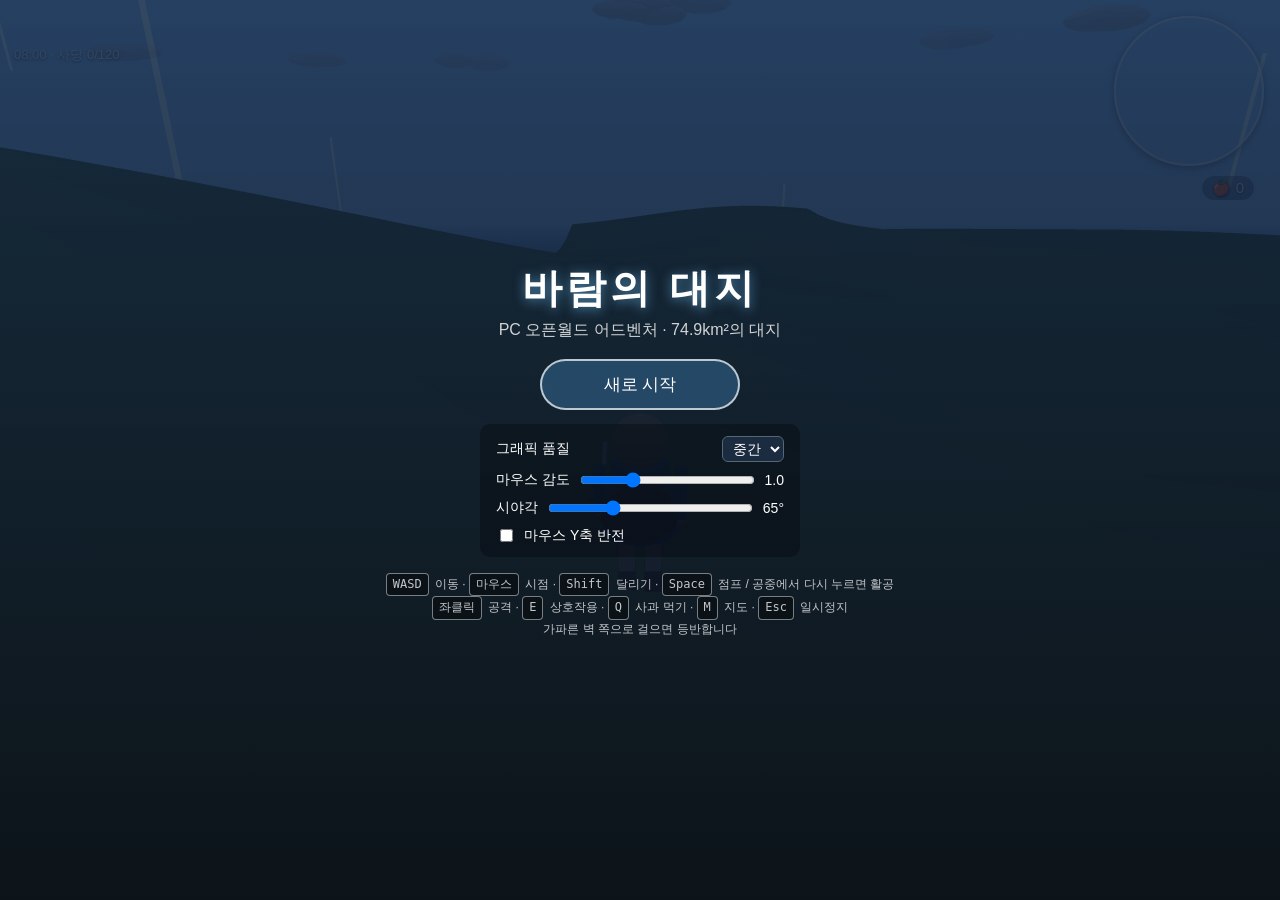
<file: index.html>
<!doctype html>
<html lang="ko">
<head>
<meta charset="utf-8">
<meta name="viewport" content="width=device-width, initial-scale=1">
<meta name="theme-color" content="#1b2a3a">
<title>바람의 대지</title>
<link rel="manifest" href="manifest.json">
<link rel="icon" href="icon.svg" type="image/svg+xml">
<link rel="stylesheet" href="style.css">
</head>
<body>
<canvas id="game"></canvas>

<div id="hud">
  <canvas id="hearts" width="400" height="64"></canvas>
  <div id="info"><span id="clock">08:00</span> · <span id="shrineCount">사당 0/120</span><br><span id="coords"></span></div>
  <canvas id="minimap" width="300" height="300"></canvas>
  <svg id="stamina" width="56" height="56" viewBox="0 0 56 56">
    <circle cx="28" cy="28" r="20" class="ring-bg"/>
    <circle cx="28" cy="28" r="20" class="ring" id="staminaRing"/>
  </svg>
  <div id="toast"></div>
  <div id="prompt"></div>
  <div id="apples">🍎 <span id="appleCount">0</span></div>
  <div id="keyhint" class="hidden">
    <span><kbd>WASD</kbd> 이동</span><span><kbd>마우스</kbd> 시점</span><span><kbd>휠</kbd> 카메라 거리</span>
    <span><kbd>Shift</kbd> 달리기</span><span><kbd>Space</kbd> 점프 · 활공 · 등반 도약</span><span><kbd>좌클릭</kbd> 공격 · 등반 중 손 놓기</span>
    <span><kbd>E</kbd> 상호작용</span><span><kbd>Q</kbd> 사과 먹기</span><span><kbd>M</kbd> 지도</span><span><kbd>Esc</kbd> 메뉴</span>
  </div>
</div>




<div id="mapView" class="overlay hidden">
  <div class="mapWrap">
    <canvas id="bigmap" width="800" height="800"></canvas>
    <div class="mapSide">
      <button id="btnZoomIn" class="small">＋</button>
      <button id="btnZoomOut" class="small">－</button>
      <button id="btnMapMe" class="small">내 위치</button>
      <button id="btnMapClose" class="small">닫기</button>
    </div>
  </div>
  <div id="mapSel" class="hidden"><span id="mapSelText"></span> <button id="btnTravel" class="small">빠른 이동</button></div>
  <div class="legend">
    <span><i style="background:#ffa53a"></i>미정화 사당</span>
    <span><i style="background:#4fd2ff"></i>정화된 사당</span>
    <span><i style="background:#c9a0ff"></i>활성화된 탑</span>
    <span>드래그: 이동 · 휠: 확대/축소 · 마커 클릭: 선택 · M/Esc: 닫기</span>
  </div>
</div>

<div id="reward" class="overlay hidden">
  <div class="panel">
    <h2>빛의 구슬 4개를 바쳤다</h2>
    <p>무엇을 원하는가?</p>
    <button id="btnRewardHeart" class="menu">❤️ 하트 그릇 +1</button>
    <button id="btnRewardStamina" class="menu">🟢 기력의 그릇 +20%</button>
  </div>
</div>

<div id="pause" class="overlay hidden">
  <div class="panel">
    <h1>일시정지</h1>
    <button id="btnResume" class="menu">계속하기</button>
    <div id="pauseSettings"></div>
    <button id="btnSaveQuit" class="menu">저장하고 타이틀로</button>
  </div>
</div>

<div id="loading" class="overlay hidden"><div class="panel"><h2>지형 불러오는 중...</h2></div></div>

<div id="title" class="overlay">
  <div class="panel">
    <h1>바람의 대지</h1>
    <p class="sub">PC 오픈월드 어드벤처 · 74.9km²의 대지</p>
    <button id="btnContinue" class="menu hidden">이어하기</button>
    <button id="btnNew" class="menu">새로 시작</button>
    <div id="settingsPanel" class="settings">
      <label>그래픽 품질
        <select id="setQuality"><option value="low">낮음</option><option value="medium">중간</option><option value="high">높음</option></select></label>
      <label>마우스 감도 <input id="setSens" type="range" min="0.2" max="3" step="0.1"> <span id="sensVal"></span></label>
      <label>시야각 <input id="setFov" type="range" min="50" max="100" step="1"> <span id="fovVal"></span></label>
      <label><input id="setInvert" type="checkbox"> 마우스 Y축 반전</label>
    </div>
    <div class="help">
      <kbd>WASD</kbd> 이동 · <kbd>마우스</kbd> 시점 · <kbd>Shift</kbd> 달리기 · <kbd>Space</kbd> 점프 / 공중에서 다시 누르면 활공<br>
      <kbd>좌클릭</kbd> 공격 · <kbd>E</kbd> 상호작용 · <kbd>Q</kbd> 사과 먹기 · <kbd>M</kbd> 지도 · <kbd>Esc</kbd> 일시정지<br>
      가파른 벽 쪽으로 걸으면 등반합니다
    </div>
  </div>
</div>

<div id="gameover" class="overlay hidden">
  <div class="panel">
    <h1>쓰러졌다...</h1>
    <button id="btnRetry" class="menu">다시 일어나기</button>
  </div>
</div>


<script type="module" src="game.js"></script>
</body>
</html>
</file>
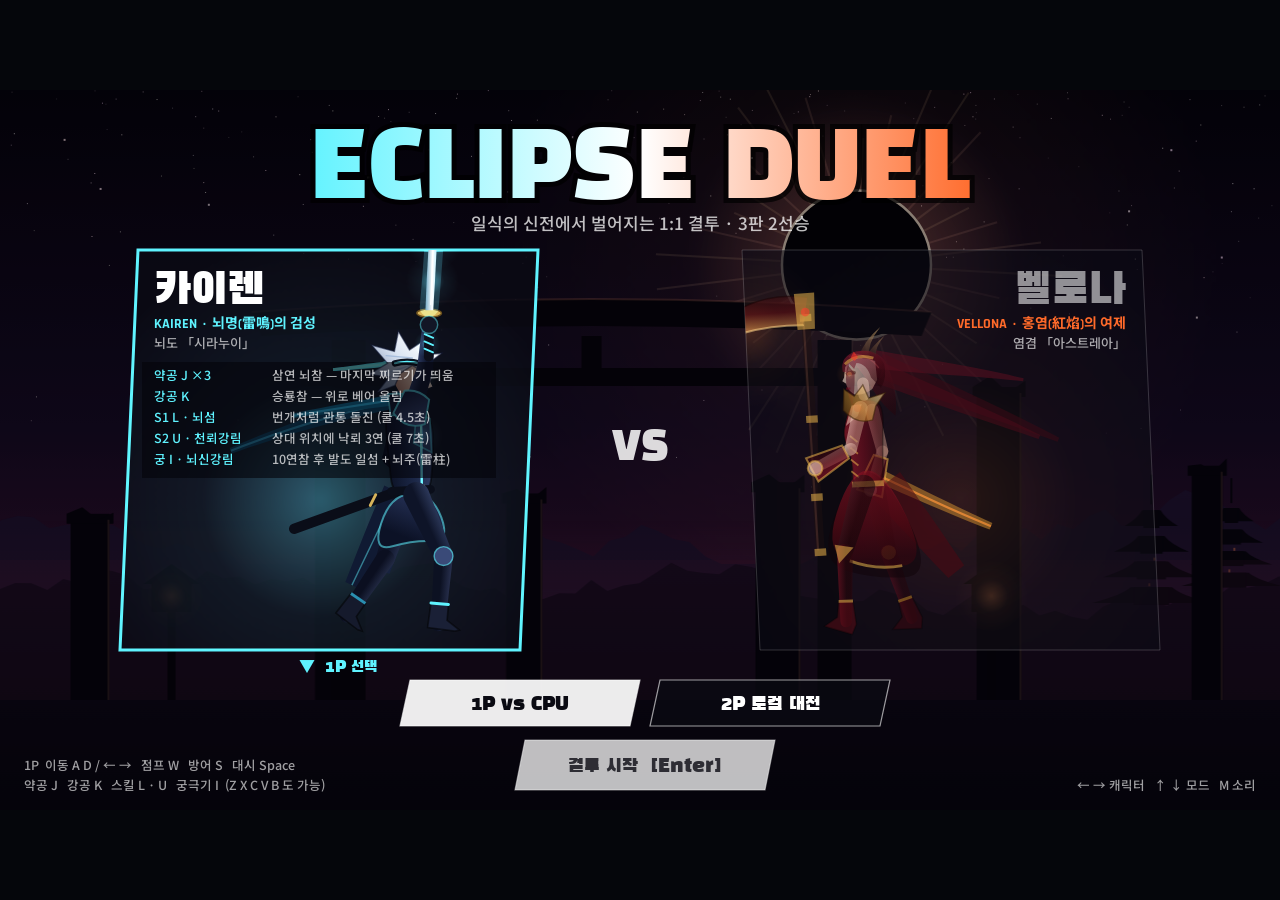
<file: duel/index.html>
<!doctype html>
<html lang="ko">
<head>
<meta charset="utf-8">
<meta name="viewport" content="width=device-width,initial-scale=1,viewport-fit=cover">
<title>Eclipse Duel</title>
<link rel="preconnect" href="https://fonts.googleapis.com">
<link rel="preconnect" href="https://fonts.gstatic.com" crossorigin>
<link href="https://fonts.googleapis.com/css2?family=Black+Han+Sans&family=Noto+Sans+KR:wght@500;700;900&family=Rajdhani:wght@600;700&display=swap" rel="stylesheet">
<style>
/* Layout: one letterboxed 16:9 canvas; touch pad overlays the bottom edge on phones. Single dark look by design. */
:root{
  --bg:#05060b; --ink:#e8edf7; --cyan:#5ff3ff; --crimson:#ff4a36; --pad:rgba(255,255,255,.10); --pad-line:rgba(255,255,255,.28);
  --f-display:"Black Han Sans","Noto Sans KR",system-ui,sans-serif;
  --f-body:"Noto Sans KR",system-ui,sans-serif;
  color-scheme:dark;
}
html,body{height:100%;margin:0;background:var(--bg);color:var(--ink);overflow:hidden;font-family:var(--f-body);
  touch-action:none;user-select:none;-webkit-user-select:none;-webkit-tap-highlight-color:transparent}
#wrap{position:fixed;inset:0;display:flex;align-items:center;justify-content:center;background:var(--bg)}
#c{display:block;width:min(100vw,177.78vh);height:min(56.25vw,100vh);background:#000;outline:none}
#touch{position:fixed;left:0;right:0;bottom:0;display:none;justify-content:space-between;align-items:flex-end;
  padding:0 16px calc(10px + env(safe-area-inset-bottom,0px));pointer-events:none}
#touch.on{display:flex}
.pad{display:grid;gap:8px;pointer-events:auto}
.dpad{grid-template-columns:repeat(3,54px);grid-template-rows:repeat(2,54px)}
.acts{grid-template-columns:repeat(3,58px);grid-template-rows:repeat(2,58px)}
.pad button{font:700 15px/1 var(--f-body);color:var(--ink);background:var(--pad);border:1px solid var(--pad-line);
  border-radius:50%;padding:0;backdrop-filter:blur(2px);touch-action:none}
.pad button:active,.pad button.down{background:rgba(255,255,255,.28)}
.pad .ult{border-color:var(--crimson);color:#ffd9cf}
.dpad .up{grid-column:2;grid-row:1}.dpad .lf{grid-column:1;grid-row:2}.dpad .dn{grid-column:2;grid-row:2}.dpad .rt{grid-column:3;grid-row:2}
@media (prefers-reduced-motion: reduce){ .pad button{transition:none} }
</style>
</head>
<body>
<div id="wrap"><canvas id="c" tabindex="0" aria-label="Eclipse Duel 게임 화면"></canvas></div>
<div id="touch" aria-hidden="true">
  <div class="pad dpad">
    <button class="up" data-k="KeyW">▲</button><button class="lf" data-k="KeyA">◀</button>
    <button class="dn" data-k="KeyS">방어</button><button class="rt" data-k="KeyD">▶</button>
  </div>
  <div class="pad acts">
    <button data-k="KeyL">S1</button><button data-k="KeyU">S2</button><button class="ult" data-k="KeyI">궁</button>
    <button data-k="KeyJ">약</button><button data-k="KeyK">강</button><button data-k="Space">대시</button>
  </div>
</div>
<script>
'use strict';
/* =========================================================================
   ECLIPSE DUEL — 1:1 대전 액션 (Canvas 2D, 외부 에셋 없음)
   ========================================================================= */
const cvs = document.getElementById('c'), ctx = cvs.getContext('2d');
const W = 1280, H = 720, GS = 610;           // logical screen, ground line on screen
const STAGE = 1050, GRAV = 2700, TAU = Math.PI * 2;
const FD = '"Black Han Sans","Noto Sans KR",sans-serif', FB = '"Noto Sans KR",sans-serif', FN = '"Rajdhani","Noto Sans KR",sans-serif';
let K = 1;
function resize() {
  const r = cvs.getBoundingClientRect(), d = Math.min(2, window.devicePixelRatio || 1);
  cvs.width = Math.max(320, Math.round(r.width * d)); cvs.height = Math.max(180, Math.round(r.height * d));
  K = cvs.width / W;
}
addEventListener('resize', resize); resize();

/* ---------- math ---------- */
const lerp = (a, b, t) => a + (b - a) * t, clamp = (v, a, b) => v < a ? a : v > b ? b : v;
const rand = (a, b) => a + Math.random() * (b - a), pick = a => a[(Math.random() * a.length) | 0];
const ease = { out: t => 1 - (1 - t) ** 3, io: t => t < .5 ? 4 * t * t * t : 1 - (-2 * t + 2) ** 3 / 2, back: t => { const c = 1.9; return 1 + (c + 1) * (t - 1) ** 3 + c * (t - 1) ** 2; } };
const dirv = a => ({ x: Math.sin(a), y: Math.cos(a) });
const add = (p, v, s = 1) => ({ x: p.x + v.x * s, y: p.y + v.y * s });
const mix = (a, b, t) => ({ x: lerp(a.x, b.x, t), y: lerp(a.y, b.y, t) });
const rgba = (c, a) => `rgba(${c[0]},${c[1]},${c[2]},${a})`;
function mulberry(s) { return () => { s |= 0; s = s + 0x6D2B79F5 | 0; let t = Math.imul(s ^ s >>> 15, 1 | s); t = t + Math.imul(t ^ t >>> 7, 61 | t) ^ t; return ((t ^ t >>> 14) >>> 0) / 4294967296; }; }
const C = { cy: [95, 235, 255], wh: [235, 250, 255], bl: [60, 140, 255], or: [255, 128, 36], ye: [255, 214, 110], rd: [255, 52, 38], gd: [255, 200, 90], vi: [190, 120, 255] };

/* ---------- glow sprites ---------- */
const glowCache = {};
function glowSpr(c) {
  const k = c.join(); if (glowCache[k]) return glowCache[k];
  const s = 128, cv = document.createElement('canvas'); cv.width = cv.height = s;
  const g = cv.getContext('2d'), gr = g.createRadialGradient(s / 2, s / 2, 0, s / 2, s / 2, s / 2);
  gr.addColorStop(0, rgba(c, 1)); gr.addColorStop(.18, rgba(c, .65)); gr.addColorStop(.45, rgba(c, .18)); gr.addColorStop(1, rgba(c, 0));
  g.fillStyle = gr; g.fillRect(0, 0, s, s); return glowCache[k] = cv;
}
function glow(c, col, x, y, r, a) { if (a <= 0 || r <= 0) return; const pa = c.globalAlpha; c.globalAlpha = pa * Math.min(1, a); c.drawImage(glowSpr(col), x - r, y - r, r * 2, r * 2); c.globalAlpha = pa; }

/* ---------- audio (synth) ---------- */
let AC = null, master = null, nbuf = null, muted = false;
function audioInit() {
  if (AC) { if (AC.state === 'suspended') AC.resume(); return; }
  try {
    AC = new (window.AudioContext || window.webkitAudioContext)();
    master = AC.createGain(); master.gain.value = .45; master.connect(AC.destination);
    nbuf = AC.createBuffer(1, AC.sampleRate * 1.5, AC.sampleRate);
    const d = nbuf.getChannelData(0); for (let i = 0; i < d.length; i++) d[i] = Math.random() * 2 - 1;
  } catch (e) { AC = null; }
}
function noise(dur, type, f0, f1, gain, q = 1, delay = 0) {
  if (!AC || muted) return; const t = AC.currentTime + delay;
  const s = AC.createBufferSource(); s.buffer = nbuf; const fl = AC.createBiquadFilter(); fl.type = type; fl.Q.value = q;
  fl.frequency.setValueAtTime(f0, t); fl.frequency.exponentialRampToValueAtTime(Math.max(20, f1), t + dur);
  const g = AC.createGain(); g.gain.setValueAtTime(gain, t); g.gain.exponentialRampToValueAtTime(.001, t + dur);
  s.connect(fl); fl.connect(g); g.connect(master); s.start(t, Math.random()); s.stop(t + dur + .05);
}
function tone(f0, f1, dur, type, gain, delay = 0) {
  if (!AC || muted) return; const t = AC.currentTime + delay;
  const o = AC.createOscillator(); o.type = type; o.frequency.setValueAtTime(f0, t); o.frequency.exponentialRampToValueAtTime(Math.max(20, f1), t + dur);
  const g = AC.createGain(); g.gain.setValueAtTime(.0001, t); g.gain.exponentialRampToValueAtTime(gain, t + .01); g.gain.exponentialRampToValueAtTime(.0001, t + dur);
  o.connect(g); g.connect(master); o.start(t); o.stop(t + dur + .05);
}
const SFX = {
  swing() { noise(.16, 'bandpass', 2600, 500, .32, 1.4); },
  heavy() { noise(.28, 'bandpass', 1400, 260, .4, 1.1); },
  hit() { tone(170, 55, .16, 'sine', .55); noise(.07, 'highpass', 2500, 1500, .35); },
  big() { tone(120, 38, .32, 'sine', .7); noise(.22, 'lowpass', 3000, 300, .5); },
  block() { tone(1300, 900, .07, 'square', .08); noise(.06, 'highpass', 4000, 3000, .3); },
  thunder() { noise(.08, 'highpass', 5000, 3000, .5); noise(.7, 'lowpass', 2600, 120, .55, .7, .02); tone(80, 35, .5, 'sawtooth', .12); },
  zap() { noise(.12, 'highpass', 6000, 2000, .35); tone(1800, 300, .12, 'square', .05); },
  fire() { noise(.5, 'lowpass', 1400, 220, .45, .8); },
  boom() { tone(95, 28, .8, 'sine', .8); noise(1, 'lowpass', 1800, 60, .75, .6); },
  click() { tone(2400, 2300, .04, 'square', .12); noise(.03, 'highpass', 7000, 6000, .3); },
  ult() { tone(180, 900, .5, 'sawtooth', .08); tone(270, 1350, .5, 'sawtooth', .06); noise(.9, 'bandpass', 300, 5000, .25, .8); },
  ko() { tone(220, 40, 1.2, 'sawtooth', .18); noise(1.4, 'lowpass', 1500, 60, .6); },
  dash() { noise(.14, 'bandpass', 900, 3200, .25, 1.2); },
  ui() { tone(880, 1320, .07, 'triangle', .12); },
};
const sfx = n => { try { SFX[n] && SFX[n](); } catch (e) { } };

/* ---------- input ---------- */
const keys = {}, pressed = {};
const BLOCK = new Set(['Space', 'ArrowUp', 'ArrowDown', 'ArrowLeft', 'ArrowRight', 'Slash', 'Quote', 'Semicolon']);
addEventListener('keydown', e => { if (BLOCK.has(e.code)) e.preventDefault(); if (!keys[e.code]) pressed[e.code] = true; keys[e.code] = true; audioInit(); });
addEventListener('keyup', e => { keys[e.code] = false; });
addEventListener('blur', () => { for (const k in keys) keys[k] = false; });
const MAP_P1 = { left: ['KeyA'], right: ['KeyD'], up: ['KeyW'], down: ['KeyS'], light: ['KeyJ'], heavy: ['KeyK'], s1: ['KeyL'], s2: ['KeyU'], ult: ['KeyI'], dash: ['Space'] };
const MAP_P1_SOLO = { left: ['KeyA', 'ArrowLeft'], right: ['KeyD', 'ArrowRight'], up: ['KeyW', 'ArrowUp'], down: ['KeyS', 'ArrowDown'], light: ['KeyJ', 'KeyZ'], heavy: ['KeyK', 'KeyX'], s1: ['KeyL', 'KeyC'], s2: ['KeyU', 'KeyV'], ult: ['KeyI', 'KeyB'], dash: ['Space', 'ShiftLeft'] };
const MAP_P2 = { left: ['ArrowLeft'], right: ['ArrowRight'], up: ['ArrowUp'], down: ['ArrowDown'], light: ['Numpad1', 'Comma'], heavy: ['Numpad2', 'Period'], s1: ['Numpad3', 'Slash'], s2: ['Numpad4', 'Semicolon'], ult: ['Numpad5', 'Quote'], dash: ['Numpad0', 'ShiftRight'] };
const ACTS = ['ult', 's1', 's2', 'heavy', 'light', 'dash'];
class KeyCtrl {
  constructor(m) { this.m = m; }
  read() {
    const h = k => this.m[k].some(c => keys[c]), p = k => this.m[k].some(c => pressed[c]);
    return { left: h('left'), right: h('right'), up: h('up'), down: h('down'), upP: p('up'), press: ACTS.find(p) || null };
  }
}
// touch pad
const touchEl = document.getElementById('touch');
if (matchMedia('(pointer: coarse)').matches || 'ontouchstart' in window) touchEl.classList.add('on');
touchEl.querySelectorAll('button').forEach(b => {
  const k = b.dataset.k;
  const on = e => { e.preventDefault(); audioInit(); if (!keys[k]) pressed[k] = true; keys[k] = true; b.classList.add('down'); };
  const off = e => { e.preventDefault(); keys[k] = false; b.classList.remove('down'); };
  b.addEventListener('pointerdown', on); b.addEventListener('pointerup', off); b.addEventListener('pointercancel', off); b.addEventListener('pointerleave', off);
});
let mouse = { x: -1, y: -1, click: false };
cvs.addEventListener('pointerdown', e => {
  audioInit(); const r = cvs.getBoundingClientRect();
  mouse.x = (e.clientX - r.left) / r.width * W; mouse.y = (e.clientY - r.top) / r.height * H; mouse.click = true; cvs.focus();
});
cvs.addEventListener('pointermove', e => { const r = cvs.getBoundingClientRect(); mouse.x = (e.clientX - r.left) / r.width * W; mouse.y = (e.clientY - r.top) / r.height * H; });

/* =========================================================================
   FX
   ========================================================================= */
const parts = [], rings = [], slashes = [], bolts = [], texts = [], ghosts = [], ents = [];
let hitstop = 0, shakeA = 0, flashA = 0, flashC = [255, 255, 255], timeScale = 1, tsTarget = 1, tsHold = 0;
const tint = { c: [0, 0, 0], a: 0, to: 0 };
let skyFlash = 0;
function shake(a) { shakeA = Math.max(shakeA, a); }
function flash(a, c = [255, 255, 255]) { if (a > flashA) { flashA = a; flashC = c; } }
function slow(s, hold) { tsTarget = s; timeScale = Math.min(timeScale, s); tsHold = hold; }
function addP(o) {
  if (parts.length > 1500) parts.splice(0, 100);
  parts.push(Object.assign({ x: 0, y: 0, vx: 0, vy: 0, life: .5, t: 0, size: 3, col: C.cy, type: 'spark', drag: 3, grav: 0, rot: 0, vr: 0 }, o));
}
function burst(x, y, n, col, spd, o = {}) {
  for (let i = 0; i < n; i++) {
    const a = o.ang != null ? o.ang + rand(-o.spread, o.spread) : rand(0, TAU), s = rand(spd * .25, spd);
    addP({ x: x + rand(-(o.jx || 0), o.jx || 0), y: y + rand(-(o.jy || 0), o.jy || 0), vx: Math.cos(a) * s, vy: Math.sin(a) * s,
      life: rand(.25, .6) * (o.lk || 1), size: rand(1.4, 3.4) * (o.sk || 1), col: o.cols ? pick(o.cols) : col, type: o.type || 'spark',
      drag: o.drag ?? 4, grav: o.grav ?? 500, rot: rand(0, TAU), vr: rand(-12, 12) });
  }
}
function ring(x, y, r0, r1, life, col, w = 6, flat = 1) { rings.push({ x, y, r0, r1, life, t: 0, col, w, flat }); }
function slashFx(x, y, r, ang, col, o = {}) { slashes.push({ x, y, r, ang, col, t: 0, life: o.life || .22, w: o.w || .32, span: o.span || 2.3, flip: o.flip || 1 }); }
function boltPts(x1, y1, x2, y2, rough) {
  let pts = [{ x: x1, y: y1 }, { x: x2, y: y2 }], off = Math.hypot(x2 - x1, y2 - y1) * rough;
  for (let k = 0; k < 6; k++) {
    const np = [pts[0]];
    for (let i = 1; i < pts.length; i++) {
      const a = pts[i - 1], b = pts[i], dx = b.x - a.x, dy = b.y - a.y, d = Math.hypot(dx, dy) || 1;
      const m = rand(-off, off); np.push({ x: (a.x + b.x) / 2 - dy / d * m, y: (a.y + b.y) / 2 + dx / d * m }, b);
    }
    pts = np; off *= .5;
  }
  return pts;
}
function bolt(x1, y1, x2, y2, o = {}) {
  const b = { x1, y1, x2, y2, t: 0, life: o.life || .25, col: o.col || C.cy, w: o.w || 3, rough: o.rough || .18, regen: 0, branches: o.branches ?? 2 };
  b.pts = boltPts(x1, y1, x2, y2, b.rough); b.br = makeBranches(b); bolts.push(b); return b;
}
function makeBranches(b) {
  const br = [];
  for (let i = 0; i < b.branches; i++) {
    const p = b.pts[(rand(.2, .8) * b.pts.length) | 0], a = Math.atan2(b.y2 - b.y1, b.x2 - b.x1) + rand(-1, 1), l = Math.hypot(b.x2 - b.x1, b.y2 - b.y1) * rand(.15, .35);
    br.push(boltPts(p.x, p.y, p.x + Math.cos(a) * l, p.y + Math.sin(a) * l, .25));
  }
  return br;
}
function popText(x, y, txt, col, size = 30) { texts.push({ x: x + rand(-14, 14), y, txt, col, size, t: 0, life: .9 }); }
function ghost(f, R, o = {}) { ghosts.push({ def: f.def, R: R || f.R, x: o.x ?? f.x, y: o.y ?? f.y, facing: o.facing ?? f.facing, t: 0, life: o.life || .35, a: o.a || .5 }); }

function updateFx(dt) {
  for (let i = parts.length - 1; i >= 0; i--) {
    const p = parts[i]; p.t += dt; if (p.t >= p.life) { parts.splice(i, 1); continue; }
    const dr = Math.exp(-p.drag * dt); p.vx *= dr; p.vy *= dr; p.vy += p.grav * dt; p.x += p.vx * dt; p.y += p.vy * dt; p.rot += p.vr * dt;
  }
  for (const arr of [rings, slashes, texts, ghosts]) for (let i = arr.length - 1; i >= 0; i--) { arr[i].t += dt; if (arr[i].t >= arr[i].life) arr.splice(i, 1); }
  for (let i = bolts.length - 1; i >= 0; i--) {
    const b = bolts[i]; b.t += dt; b.regen -= dt; if (b.t >= b.life) { bolts.splice(i, 1); continue; }
    if (b.regen <= 0) { b.regen = .035; b.pts = boltPts(b.x1, b.y1, b.x2, b.y2, b.rough); b.br = makeBranches(b); }
  }
}
function strokePts(c, pts) { c.beginPath(); c.moveTo(pts[0].x, pts[0].y); for (let i = 1; i < pts.length; i++) c.lineTo(pts[i].x, pts[i].y); c.stroke(); }
function drawFx(c) {
  c.save(); c.globalCompositeOperation = 'lighter'; c.lineCap = 'round'; c.lineJoin = 'round';
  // rings
  for (const r of rings) {
    const k = r.t / r.life, rad = lerp(r.r0, r.r1, ease.out(k));
    c.save(); c.translate(r.x, r.y); c.scale(1, r.flat); c.strokeStyle = rgba(r.col, (1 - k) * .9); c.lineWidth = r.w * (1 - k) + 1;
    c.beginPath(); c.arc(0, 0, rad, 0, TAU); c.stroke(); c.strokeStyle = rgba(C.wh, (1 - k) * .5); c.lineWidth = Math.max(1, r.w * .3 * (1 - k)); c.stroke(); c.restore();
  }
  // slashes (crescents)
  for (const s of slashes) {
    const k = s.t / s.life, R = s.r * lerp(.75, 1.15, ease.out(k)), a = 1 - k;
    c.save(); c.translate(s.x, s.y); c.rotate(s.ang); c.scale(1, s.flip);
    const sp = s.span * lerp(.6, 1, ease.out(Math.min(1, k * 3)));
    c.beginPath(); c.arc(0, 0, R, -sp / 2, sp / 2); c.arc(-R * s.w, 0, R * (1 - s.w * .55), sp / 2 * .92, -sp / 2 * .92, true); c.closePath();
    const g = c.createRadialGradient(-R * .3, 0, R * .3, 0, 0, R);
    g.addColorStop(0, rgba(s.col, 0)); g.addColorStop(.6, rgba(s.col, .55 * a)); g.addColorStop(.92, rgba(C.wh, a)); g.addColorStop(1, rgba(s.col, .2 * a));
    c.fillStyle = g; c.fill(); c.restore();
  }
  // bolts
  for (const b of bolts) {
    const a = 1 - b.t / b.life, fl = Math.random() < .25 ? .5 : 1;
    const draw = (pts, w) => {
      c.strokeStyle = rgba(b.col, .18 * a * fl); c.lineWidth = w * 6; strokePts(c, pts);
      c.strokeStyle = rgba(b.col, .7 * a * fl); c.lineWidth = w * 2; strokePts(c, pts);
      c.strokeStyle = rgba(C.wh, a * fl); c.lineWidth = Math.max(1, w * .7); strokePts(c, pts);
    };
    draw(b.pts, b.w); for (const br of b.br) draw(br, b.w * .45);
    glow(c, b.col, b.x2, b.y2, 40 * b.w / 3, .5 * a);
  }
  // particles
  for (const p of parts) {
    const k = p.t / p.life, a = 1 - k;
    if (p.type === 'spark') {
      const sp = Math.hypot(p.vx, p.vy), l = clamp(sp * .03, 2, 46) * (1 - k * .5);
      c.strokeStyle = rgba(p.col, a); c.lineWidth = p.size * (1 - k * .6);
      c.beginPath(); c.moveTo(p.x, p.y); c.lineTo(p.x - p.vx / (sp || 1) * l, p.y - p.vy / (sp || 1) * l); c.stroke();
    } else if (p.type === 'glow') glow(c, p.col, p.x, p.y, p.size * (1 + k * .8), a * .8);
    else if (p.type === 'ember') { const f = .6 + .4 * Math.sin(p.t * 30 + p.rot * 10); glow(c, p.col, p.x, p.y, p.size * 3, a * f * .9); c.fillStyle = rgba(C.wh, a * f * .7); c.fillRect(p.x - .8, p.y - .8, 1.6, 1.6); }
    else if (p.type === 'shard') { c.save(); c.translate(p.x, p.y); c.rotate(p.rot); c.fillStyle = rgba(p.col, a); c.beginPath(); c.moveTo(0, -p.size * 2); c.lineTo(p.size, 0); c.lineTo(0, p.size * 2); c.lineTo(-p.size, 0); c.fill(); c.restore(); }
  }
  c.restore();
  // smoke (normal blend)
  for (const p of parts) if (p.type === 'smoke') {
    const k = p.t / p.life; c.fillStyle = `rgba(30,18,26,${.22 * (1 - k)})`; c.beginPath(); c.arc(p.x, p.y, p.size * (1 + k * 2.2), 0, TAU); c.fill();
  }
}
function drawTexts(c) {
  for (const t of texts) {
    const k = t.t / t.life, s = k < .12 ? lerp(1.8, 1, k / .12) : 1, a = k > .7 ? (1 - k) / .3 : 1;
    c.save(); c.translate(t.x, t.y - k * 60); c.scale(s, s); c.globalAlpha = a;
    c.font = `${t.size}px ${FD}`; c.textAlign = 'center'; c.lineWidth = 5; c.strokeStyle = 'rgba(0,0,0,.75)'; c.strokeText(t.txt, 0, 0);
    c.fillStyle = t.col; c.fillText(t.txt, 0, 0); c.restore();
  }
}

/* =========================================================================
   RIG + CLOTH
   ========================================================================= */
const POSE0 = { lx: 0, hy: 0, bd: 0, hd: 0, ua1: 0, la1: 0, ua2: 0, la2: 0, th1: 0, sh1: 0, th2: 0, sh2: 0, wp: 0, rot: 0 };
const PK = Object.keys(POSE0);
const mkPose = (...o) => Object.assign({}, POSE0, ...o);
function rigFrom(def, p, ground) {
  const D = def.dims, drop = (a, b) => D.th * Math.cos(a) + D.sh * Math.cos(a + b);
  let hy = ground ? -Math.max(drop(p.th1, p.sh1), drop(p.th2, p.sh2)) - D.foot : -(D.th + D.sh) * .95 - D.foot;
  hy += p.hy;
  const hip = { x: p.lx, y: hy }, tu = { x: Math.sin(p.bd), y: -Math.cos(p.bd) }, tn = { x: -tu.y, y: tu.x };
  const sh = add(hip, tu, D.torso), sh1 = add(sh, tn, 3), sh2 = add(add(sh, tn, -5), tu, -2), neck = add(sh, tu, D.neck);
  const ha = p.bd + p.hd, head = add(neck, { x: Math.sin(ha), y: -Math.cos(ha) }, D.hr);
  const e1 = add(sh1, dirv(p.ua1), D.ua), h1 = add(e1, dirv(p.ua1 + p.la1), D.la);
  const e2 = add(sh2, dirv(p.ua2), D.ua), h2 = add(e2, dirv(p.ua2 + p.la2), D.la);
  const hp1 = add(hip, tn, 3), hp2 = add(hip, tn, -4);
  const k1 = add(hp1, dirv(p.th1), D.th), f1 = add(k1, dirv(p.th1 + p.sh1), D.sh);
  const k2 = add(hp2, dirv(p.th2), D.th), f2 = add(k2, dirv(p.th2 + p.sh2), D.sh);
  const R = { hip, tu, tn, sh, sh1, sh2, neck, head, ha, e1, h1, e2, h2, hp1, hp2, k1, f1, k2, f2, w: p.ua1 + p.la1 + p.wp, sa1: p.th1 + p.sh1, sa2: p.th2 + p.sh2 };
  if (Math.abs(p.rot) > .01) {
    const cs = Math.cos(p.rot), sn = Math.sin(p.rot), ox = hip.x, oy = hip.y;
    const blend = Math.min(1, Math.abs(p.rot) / 1.45), dy = ground ? (-17 - hy) * blend : 0;
    for (const k of ['hip', 'sh', 'sh1', 'sh2', 'neck', 'head', 'e1', 'h1', 'e2', 'h2', 'hp1', 'hp2', 'k1', 'f1', 'k2', 'f2']) {
      const q = R[k], x = q.x - ox, y = q.y - oy; R[k] = { x: ox + x * cs - y * sn, y: oy + x * sn + y * cs + dy };
    }
    R.tu = { x: tu.x * cs - tu.y * sn, y: tu.x * sn + tu.y * cs }; R.tn = { x: -R.tu.y, y: R.tu.x };
    R.ha += p.rot; R.w -= p.rot; R.sa1 -= p.rot; R.sa2 -= p.rot;
  }
  return R;
}
// point in weapon-local space (hand origin, +y along weapon) -> rig-local
const wpt = (R, lx, ly) => ({ x: R.h1.x + lx * Math.cos(R.w) + ly * Math.sin(R.w), y: R.h1.y - lx * Math.sin(R.w) + ly * Math.cos(R.w) });
const TP = (R, s, n) => ({ x: R.hip.x + (R.sh.x - R.hip.x) * s + R.tn.x * n, y: R.hip.y + (R.sh.y - R.hip.y) * s + R.tn.y * n });

class Chain {
  constructor(n, len, o) {
    this.p = []; for (let i = 0; i < n; i++) this.p.push({ x: 0, y: 0, ox: 0, oy: 0 });
    this.len = len; this.ok = false; Object.assign(this, { grav: 900, damp: .9, w0: 10, w1: 2, col: '#fff', glow: null, wind: 1 }, o);
  }
  update(ax, ay, dt, wx) {
    const p = this.p;
    if (!this.ok) { p.forEach((q, i) => { q.x = q.ox = ax - Math.sign(wx || 1) * i * this.len * .5; q.y = q.oy = ay + i * this.len * .8; }); this.ok = true; }
    p[0].x = p[0].ox = ax; p[0].y = p[0].oy = ay;
    const d2 = dt * dt;
    for (let i = 1; i < p.length; i++) {
      const q = p[i], vx = (q.x - q.ox) * this.damp, vy = (q.y - q.oy) * this.damp;
      q.ox = q.x; q.oy = q.y; q.x += vx + wx * this.wind * d2; q.y += vy + this.grav * d2;
    }
    for (let k = 0; k < 4; k++) for (let i = 1; i < p.length; i++) {
      const a = p[i - 1], b = p[i], dx = b.x - a.x, dy = b.y - a.y, d = Math.hypot(dx, dy) || 1, df = (d - this.len) / d;
      if (i === 1) { b.x -= dx * df; b.y -= dy * df; } else { a.x += dx * df * .5; a.y += dy * df * .5; b.x -= dx * df * .5; b.y -= dy * df * .5; }
    }
  }
}
function ribbon(c, pts, w0, w1, fill) {
  const n = pts.length, L = [], Rr = [];
  for (let i = 0; i < n; i++) {
    const a = pts[Math.max(0, i - 1)], b = pts[Math.min(n - 1, i + 1)], tx = b.x - a.x, ty = b.y - a.y, d = Math.hypot(tx, ty) || 1;
    const nx = -ty / d, ny = tx / d, w = lerp(w0, w1, i / (n - 1)) / 2;
    L.push([pts[i].x + nx * w, pts[i].y + ny * w]); Rr.push([pts[i].x - nx * w, pts[i].y - ny * w]);
  }
  c.beginPath(); c.moveTo(L[0][0], L[0][1]);
  for (let i = 1; i < n - 1; i++) c.quadraticCurveTo(L[i][0], L[i][1], (L[i][0] + L[i + 1][0]) / 2, (L[i][1] + L[i + 1][1]) / 2);
  c.lineTo(L[n - 1][0], L[n - 1][1]); c.lineTo(Rr[n - 1][0], Rr[n - 1][1]);
  for (let i = n - 2; i > 0; i--) c.quadraticCurveTo(Rr[i][0], Rr[i][1], (Rr[i][0] + Rr[i - 1][0]) / 2, (Rr[i][1] + Rr[i - 1][1]) / 2);
  c.lineTo(Rr[0][0], Rr[0][1]); c.closePath(); c.fillStyle = fill; c.fill();
}

/* ---------- drawing primitives ---------- */
function limb(c, a, b, w1, w2, light, dark, line) {
  const dx = b.x - a.x, dy = b.y - a.y, L = Math.hypot(dx, dy) || 1, nx = -dy / L, ny = dx / L, an = Math.atan2(ny, nx);
  c.beginPath(); c.moveTo(a.x + nx * w1 / 2, a.y + ny * w1 / 2); c.lineTo(b.x + nx * w2 / 2, b.y + ny * w2 / 2);
  c.arc(b.x, b.y, w2 / 2, an, an + Math.PI, true); c.lineTo(a.x - nx * w1 / 2, a.y - ny * w1 / 2); c.arc(a.x, a.y, w1 / 2, an + Math.PI, an, true); c.closePath();
  const m = Math.max(w1, w2) / 2, g = c.createLinearGradient(a.x - nx * m, a.y - ny * m, a.x + nx * m, a.y + ny * m);
  g.addColorStop(0, light); g.addColorStop(.55, dark); g.addColorStop(1, dark); c.fillStyle = g; c.fill();
  if (line) { c.strokeStyle = line; c.lineWidth = 1.2; c.stroke(); }
}
function poly(c, pts, fill, stroke, lw = 1.2) {
  c.beginPath(); c.moveTo(pts[0].x, pts[0].y); for (let i = 1; i < pts.length; i++) c.lineTo(pts[i].x, pts[i].y); c.closePath();
  if (fill) { c.fillStyle = fill; c.fill(); } if (stroke) { c.strokeStyle = stroke; c.lineWidth = lw; c.stroke(); }
}
function smooth(c, pts, close = true) {
  const n = pts.length; c.beginPath(); c.moveTo((pts[0].x + pts[1].x) / 2, (pts[0].y + pts[1].y) / 2);
  for (let i = 1; i <= (close ? n : n - 2); i++) { const a = pts[i % n], b = pts[(i + 1) % n]; c.quadraticCurveTo(a.x, a.y, (a.x + b.x) / 2, (a.y + b.y) / 2); }
  if (close) c.closePath();
}
function lgrad(c, a, b, stops) { const g = c.createLinearGradient(a.x, a.y, b.x, b.y); stops.forEach(([o, col]) => g.addColorStop(o, col)); return g; }
function boot(c, knee, foot, sa, w, col, trim, heel) {
  const sd = dirv(sa), fw = { x: sd.y, y: -sd.x };
  const top = add(foot, sd, -14), toe = add(add(foot, fw, 15), sd, 3), back = add(add(foot, fw, -7), sd, 2);
  poly(c, [add(top, fw, w * .55), add(add(foot, fw, 6), sd, -3), toe, add(add(foot, fw, 12), sd, 4), heel ? add(add(foot, fw, -4), sd, 9) : add(back, sd, 1), back, add(top, fw, -w * .55)], col, 'rgba(0,0,0,.5)');
  c.strokeStyle = trim; c.lineWidth = 2; c.beginPath(); c.moveTo(add(top, fw, w * .55).x, add(top, fw, w * .55).y); c.lineTo(add(top, fw, -w * .55).x, add(top, fw, -w * .55).y); c.stroke();
}

/* =========================================================================
   CHARACTER: 카이렌 (뇌명의 검성)
   ========================================================================= */
const KB = { bd: .12, hd: -.05, ua1: .55, la1: .95, wp: .85, ua2: -.15, la2: .9, th1: .42, sh1: -.5, th2: -.32, sh2: -.28 };
const KAIREN = {
  id: 'kairen', name: '카이렌', en: 'KAIREN', title: '뇌명(雷鳴)의 검성', weapon: '뇌도 「시라누이」',
  rgb: C.cy, main: '#5ff3ff', hpA: '#9ff8ff', hpB: '#1592c9', band: ['#031423', '#0b4c78', '#5ff3ff'],
  dims: { th: 46, sh: 47, torso: 58, neck: 9, hr: 14, ua: 31, la: 30, foot: 4 },
  base: mkPose(KB),
  poses: {
    jump: { th1: 1.0, sh1: -1.5, th2: .2, sh2: -1.2, ua1: 1.2, la1: .5, wp: .6, bd: .2 },
    guard: { bd: -.05, ua1: .9, la1: 1.15, wp: 1.1, ua2: .5, la2: 1.5, th1: .55, sh1: -.65, th2: -.48, sh2: -.2 },
    hit: { bd: -.38, hd: -.45, ua1: -.5, la1: .7, wp: .5, ua2: -.9, la2: .4, th1: .3, sh1: -.6, th2: -.25, sh2: -.3 },
    air: { bd: -.5, hd: -.5, ua1: -1.0, la1: .6, wp: .5, ua2: -1.4, la2: .4, th1: .9, sh1: -.8, th2: .5, sh2: -.6 },
    down: { bd: 0, hd: .35, ua1: 2.3, la1: .4, wp: .5, ua2: 1.9, la2: .5, th1: .15, sh1: -.25, th2: .45, sh2: -.7, rot: -1.5 },
    win: { bd: -.06, hd: .25, ua1: 2.85, la1: .2, wp: .08, ua2: -.25, la2: 1.1 },
    dash: { bd: .55, ua1: -.4, la1: .5, wp: -1.0, ua2: -.6, la2: .3, th1: .9, sh1: -.9, th2: -.8, sh2: -.2 },
    portrait: { bd: .08, hd: -.12, ua1: 1.9, la1: 1.15, wp: .55, ua2: -.3, la2: .9 },
    sheathe: { bd: .32, hd: .12, ua1: .15, la1: .55, wp: -1.35, ua2: .35, la2: .9, th1: .65, sh1: -.85, th2: -.55, sh2: -.3 },
  },
  skills: { s1: { name: '뇌섬', cd: 4.5, key: 'L' }, s2: { name: '천뢰강림', cd: 7, key: 'U' }, ult: { name: '뇌신강림', sub: '천둥의 심판', key: 'I' } },
  moveList: [['약공 J ×3', '삼연 뇌참 — 마지막 찌르기가 띄움'], ['강공 K', '승룡참 — 위로 베어 올림'], ['S1 L · 뇌섬', '번개처럼 관통 돌진 (쿨 4.5초)'], ['S2 U · 천뢰강림', '상대 위치에 낙뢰 3연 (쿨 7초)'], ['궁 I · 뇌신강림', '10연참 후 발도 일섬 + 뇌주(雷柱)']],
  chains(f) {
    return [
      { k: 'coatB', at: R => TP(R, .05, -10), ch: new Chain(7, 11, { w0: 20, w1: 10, col: '#101a33', edge: '#5ff3ff', grav: 1300, damp: .86, wind: .5 }) },
      { k: 'coatA', at: R => TP(R, .05, -2), ch: new Chain(6, 11, { w0: 18, w1: 9, col: '#17233f', edge: '#5ff3ff', grav: 1300, damp: .86, wind: .4 }) },
      { k: 'scarf', at: R => add(R.neck, R.tn, -4), ch: new Chain(11, 10, { w0: 11, w1: 4, col: '#0f4d6e', glow: C.cy, grav: 420, damp: .93, wind: 1.6 }) },
      { k: 'scarf2', at: R => add(R.neck, R.tn, -2), ch: new Chain(8, 9, { w0: 8, w1: 3, col: '#127aa3', glow: C.cy, grav: 380, damp: .93, wind: 1.9 }) },
      { k: 'band', at: R => headPt(R, -13, -8), ch: new Chain(6, 7, { w0: 4, w1: 2, col: '#5ff3ff', glow: C.cy, grav: 300, damp: .9, wind: 2.2 }) },
    ];
  },
  trail(R) { return [wpt(R, 0, 24), wpt(R, -4, 112)]; },
  trailCol: C.cy,
  hitFx(x, y, dir, h) {
    const big = h.dmg >= 60;
    slashFx(x, y, big ? 120 : 80, rand(-.7, .7) + (dir < 0 ? Math.PI : 0), C.cy, { life: big ? .3 : .2 });
    burst(x, y, big ? 26 : 14, C.cy, big ? 900 : 650, { cols: [C.cy, C.wh, C.bl], lk: .8 });
    addP({ x, y, type: 'glow', col: C.cy, size: big ? 110 : 70, life: .18, drag: 0 });
    if (big || Math.random() < .5) bolt(x - dir * 40, y - rand(30, 80), x + dir * rand(40, 90), y + rand(-20, 50), { life: .14, w: 2 });
  },
  draw(c, R, o) { drawKairen(c, R, o); },
};
function headPt(R, x, y) { const cs = Math.cos(R.ha), sn = Math.sin(R.ha); return { x: R.head.x + x * cs - y * sn, y: R.head.y + x * sn + y * cs }; }

function drawKairen(c, R, o) {
  const t = o.time || 0;
  const coat = '#1c2848', coatD = '#0b1124', trim = '#5ff3ff', skin = '#f1d1bd', skinD = '#c99a86';
  // back leg
  limb(c, R.hp2, R.k2, 17, 13, '#26304d', '#0d1226'); limb(c, R.k2, R.f2, 13, 10, '#222a44', '#0b0f20');
  boot(c, R.k2, R.f2, R.sa2, 11, '#151a2c', '#2a8fb0');
  // back arm
  limb(c, R.sh2, R.e2, 12, 10, '#1f2a4a', '#0a1022'); limb(c, R.e2, R.h2, 10, 9, '#1a2340', '#090d1c');
  c.fillStyle = '#121626'; c.beginPath(); c.arc(R.h2.x, R.h2.y, 5.5, 0, TAU); c.fill();
  // scabbard at hip
  const sb0 = TP(R, .08, -6), sbd = { x: -Math.cos(.35) * 1, y: Math.sin(.35) };
  c.strokeStyle = '#0a0d18'; c.lineWidth = 7; c.lineCap = 'round'; c.beginPath(); c.moveTo(sb0.x + 12, sb0.y - 4); c.lineTo(sb0.x + sbd.x * 80, sb0.y + sbd.y * 80); c.stroke();
  c.strokeStyle = '#d8b45a'; c.lineWidth = 2; c.beginPath(); c.moveTo(sb0.x + sbd.x * 20, sb0.y + sbd.y * 20 - 3); c.lineTo(sb0.x + sbd.x * 24, sb0.y + sbd.y * 24 + 3); c.stroke();
  // torso
  const tor = [TP(R, -.04, -13), TP(R, -.04, 12), TP(R, .45, 16), TP(R, .82, 17), TP(R, 1.02, 11), TP(R, 1.1, 5), TP(R, 1.1, -6), TP(R, 1, -16), TP(R, .5, -15)];
  smooth(c, tor); c.fillStyle = lgrad(c, TP(R, .5, 18), TP(R, .5, -16), [[0, '#34446e'], [.45, coat], [1, coatD]]); c.fill();
  c.strokeStyle = 'rgba(0,0,0,.55)'; c.lineWidth = 1.3; c.stroke();
  // chest armor plate + glowing seam
  poly(c, [TP(R, .5, 15), TP(R, .9, 15), TP(R, .98, 6), TP(R, .62, 3)], '#2b3a62', 'rgba(95,243,255,.5)');
  c.save(); c.globalCompositeOperation = 'lighter';
  c.strokeStyle = 'rgba(95,243,255,.9)'; c.lineWidth = 1.6; c.beginPath(); const z0 = TP(R, .08, 7), z1 = TP(R, .95, 9); c.moveTo(z0.x, z0.y); c.lineTo(z1.x, z1.y); c.stroke();
  glow(c, C.cy, TP(R, .7, 9).x, TP(R, .7, 9).y, 14, .35 + .15 * Math.sin(t * 4));
  c.restore();
  // coat skirt
  const sk = [TP(R, .02, 14), TP(R, .02, -15), add(mix(R.hp2, R.k2, .8), { x: -12, y: 4 }), mix(mix(R.hp1, R.k1, .7), mix(R.hp2, R.k2, .75), .5), add(mix(R.hp1, R.k1, .72), { x: 10, y: 2 })];
  smooth(c, sk); c.fillStyle = lgrad(c, sk[0], sk[3], [[0, '#2a3760'], [1, '#0c1226']]); c.fill(); c.strokeStyle = 'rgba(95,243,255,.55)'; c.lineWidth = 1.4; c.stroke();
  // belt
  c.strokeStyle = '#0a0e1a'; c.lineWidth = 6; c.beginPath(); const b0 = TP(R, .06, -14), b1 = TP(R, .06, 13); c.moveTo(b0.x, b0.y); c.lineTo(b1.x, b1.y); c.stroke();
  c.fillStyle = '#d8b45a'; const bk = TP(R, .06, 6); c.fillRect(bk.x - 3, bk.y - 3.5, 6, 7);
  // front leg
  limb(c, R.hp1, R.k1, 18, 13, '#2c385a', '#0e1428'); limb(c, R.k1, R.f1, 13, 10, '#28304e', '#0c1122');
  c.fillStyle = '#3a4a78'; c.beginPath(); c.arc(R.k1.x, R.k1.y, 6.5, 0, TAU); c.fill(); c.strokeStyle = 'rgba(95,243,255,.6)'; c.lineWidth = 1; c.stroke();
  boot(c, R.k1, R.f1, R.sa1, 11, '#1a2036', '#5ff3ff');
  // head
  drawKairenHead(c, R, t);
  // collar
  poly(c, [TP(R, .96, -12), TP(R, .98, 12), TP(R, 1.2, 9), TP(R, 1.22, -13)], '#141d36', 'rgba(95,243,255,.7)');
  // front arm + katana
  limb(c, R.sh1, R.e1, 13.5, 11, '#33426c', '#121a33'); limb(c, R.e1, R.h1, 11, 9, '#2b3860', '#0f162c');
  // pauldron
  const pd = R.sh1;
  c.save(); c.translate(pd.x, pd.y); c.rotate(Math.atan2(R.e1.y - R.sh1.y, R.e1.x - R.sh1.x) - Math.PI / 2);
  c.beginPath(); c.moveTo(-11, -6); c.quadraticCurveTo(0, -14, 12, -5); c.lineTo(9, 12); c.quadraticCurveTo(0, 16, -9, 11); c.closePath();
  c.fillStyle = lgrad(c, { x: -10, y: -10 }, { x: 10, y: 12 }, [[0, '#4a5d92'], [1, '#141c38']]); c.fill(); c.strokeStyle = 'rgba(95,243,255,.8)'; c.lineWidth = 1.3; c.stroke(); c.restore();
  // bracer glow
  c.save(); c.globalCompositeOperation = 'lighter'; const br = mix(R.e1, R.h1, .55); glow(c, C.cy, br.x, br.y, 9, .5); c.restore();
  drawKatana(c, R, t, o);
  c.fillStyle = '#121626'; c.beginPath(); c.arc(R.h1.x, R.h1.y, 6, 0, TAU); c.fill(); c.strokeStyle = 'rgba(95,243,255,.45)'; c.lineWidth = 1; c.stroke();
}
function drawKairenHead(c, R, t) {
  limb(c, R.neck, mix(R.neck, R.head, .6), 9, 9, '#e7c4ae', '#b98a76');
  c.save(); c.translate(R.head.x, R.head.y); c.rotate(R.ha);
  // face
  c.beginPath(); c.moveTo(-11, -9); c.quadraticCurveTo(4, -17, 12, -7); c.lineTo(13.5, 0); c.lineTo(15.5, 2.5); c.lineTo(12.5, 4.5); c.quadraticCurveTo(12, 9, 8, 12.5);
  c.quadraticCurveTo(1, 15, -6, 11); c.lineTo(-11, 5); c.closePath();
  c.fillStyle = lgrad(c, { x: 12, y: -8 }, { x: -8, y: 10 }, [[0, '#fbe3d2'], [.6, '#ebc4ad'], [1, '#b6836e']]); c.fill();
  // eye
  c.strokeStyle = '#0a1a26'; c.lineWidth = 1.6; c.beginPath(); c.moveTo(4, -3.2); c.lineTo(11, -2.2); c.stroke();
  c.save(); c.globalCompositeOperation = 'lighter'; c.strokeStyle = '#9ff8ff'; c.lineWidth = 2; c.beginPath(); c.moveTo(6, -1.6); c.lineTo(10.5, -1.4); c.stroke();
  glow(c, C.cy, 9, -1.5, 9, .7 + .2 * Math.sin(t * 6)); c.restore();
  c.strokeStyle = 'rgba(80,40,30,.6)'; c.lineWidth = 1; c.beginPath(); c.moveTo(9.5, 8); c.lineTo(12.5, 7.5); c.stroke();
  // hair (silver spikes swept back)
  const hp = [[14, -3], [9, -12], [17, -21], [4, -17.5], [6, -30], [-5, -19], [-15, -30], [-15, -16], [-31, -17], [-18, -7], [-29, 3], [-15, 2], [-21, 14], [-10, 7], [-8, -2], [-1, -9], [5, -7], [10, -1], [11, 5]];
  c.beginPath(); c.moveTo(hp[0][0], hp[0][1]); for (const [x, y] of hp.slice(1)) c.lineTo(x, y); c.closePath();
  c.fillStyle = lgrad(c, { x: 4, y: -28 }, { x: -18, y: 10 }, [[0, '#ffffff'], [.45, '#dbe5f3'], [1, '#7d8fae']]); c.fill();
  c.strokeStyle = 'rgba(20,30,60,.55)'; c.lineWidth = 1; c.stroke();
  c.strokeStyle = 'rgba(140,170,210,.6)'; c.beginPath(); c.moveTo(-2, -14); c.lineTo(-20, -12); c.moveTo(0, -10); c.lineTo(-18, 0); c.stroke();
  // headband
  c.strokeStyle = '#0b1220'; c.lineWidth = 4.5; c.beginPath(); c.moveTo(-13, -8); c.quadraticCurveTo(0, -14, 12, -9); c.stroke();
  c.strokeStyle = '#5ff3ff'; c.lineWidth = 1.4; c.stroke();
  c.restore();
}
function drawKatana(c, R, t, o) {
  c.save(); c.translate(R.h1.x, R.h1.y); c.rotate(-R.w);
  // hilt
  c.strokeStyle = '#0d0f1a'; c.lineWidth = 6.5; c.lineCap = 'round'; c.beginPath(); c.moveTo(0, -22); c.lineTo(0, 6); c.stroke();
  c.strokeStyle = '#5ff3ff'; c.lineWidth = 1.2; for (let y = -19; y < 4; y += 5) { c.beginPath(); c.moveTo(-3, y); c.lineTo(3, y + 2.5); c.stroke(); }
  // tsuba
  c.fillStyle = '#d8b45a'; c.beginPath(); c.ellipse(0, 8, 8.5, 2.8, 0, 0, TAU); c.fill(); c.strokeStyle = '#6b4f1c'; c.lineWidth = 1; c.stroke();
  // blade glow
  c.save(); c.globalCompositeOperation = 'lighter';
  const ga = .35 + .12 * Math.sin(t * 9) + (o.charged ? .4 : 0);
  c.strokeStyle = rgba(C.cy, .22 * ga * 2); c.lineWidth = 13; c.beginPath(); c.moveTo(0, 12); c.quadraticCurveTo(-4, 64, -5, 112); c.stroke();
  for (let i = 0; i < 4; i++) glow(c, C.cy, -2 - i * 1.1, 30 + i * 26, 18, ga * .7);
  c.restore();
  // blade
  c.beginPath(); c.moveTo(-2.8, 10); c.quadraticCurveTo(-5.5, 62, -6, 112); c.lineTo(-3.4, 116); c.quadraticCurveTo(1.2, 64, 2.6, 10); c.closePath();
  c.fillStyle = lgrad(c, { x: -6, y: 0 }, { x: 3, y: 0 }, [[0, '#a8e9ff'], [.45, '#ffffff'], [1, '#6aa6c4']]); c.fill();
  c.strokeStyle = 'rgba(255,255,255,.95)'; c.lineWidth = .9; c.beginPath(); c.moveTo(-1, 14); c.quadraticCurveTo(-2.5, 64, -3.8, 110); c.stroke();
  c.restore();
}

/* =========================================================================
   CHARACTER: 벨로나 (홍염의 여제)
   ========================================================================= */
const VB = { bd: .06, hd: .05, ua1: .25, la1: .85, wp: 2.0, ua2: -.25, la2: .55, th1: .28, sh1: -.3, th2: -.22, sh2: -.12 };
const VELLONA = {
  id: 'vellona', name: '벨로나', en: 'VELLONA', title: '홍염(紅焰)의 여제', weapon: '염겸 「아스트레아」',
  rgb: C.or, main: '#ff6a2a', hpA: '#ffb36b', hpB: '#d4182a', band: ['#1d0306', '#7a0f14', '#ff7a2a'],
  dims: { th: 47, sh: 48, torso: 54, neck: 9, hr: 13.5, ua: 29, la: 28, foot: 6 },
  base: mkPose(VB),
  poses: {
    jump: { th1: .9, sh1: -1.4, th2: .1, sh2: -1.0, ua1: .7, la1: .6, wp: 1.6, ua2: -.6, la2: .5 },
    guard: { bd: -.04, ua1: .7, la1: 1.1, wp: .4, ua2: .9, la2: 1.0, th1: .5, sh1: -.6, th2: -.42, sh2: -.2 },
    hit: { bd: -.38, hd: -.45, ua1: -.4, la1: .6, wp: 1.9, ua2: -.9, la2: .4, th1: .3, sh1: -.6, th2: -.25, sh2: -.3 },
    air: { bd: -.5, hd: -.5, ua1: -.9, la1: .6, wp: 1.9, ua2: -1.4, la2: .4, th1: .9, sh1: -.8, th2: .5, sh2: -.6 },
    down: { bd: 0, hd: .35, ua1: 2.2, la1: .4, wp: 1.0, ua2: 1.9, la2: .5, th1: .15, sh1: -.25, th2: .45, sh2: -.7, rot: -1.5 },
    win: { bd: -.06, hd: .18, ua1: 1.0, la1: 1.85, wp: 1.35, ua2: -.15, la2: 1.7 },
    dash: { bd: .45, ua1: -.6, la1: .4, wp: 2.2, ua2: -.8, la2: .3, th1: .8, sh1: -.6, th2: -.8, sh2: -.4 },
    portrait: { bd: -.04, hd: .08, ua1: 1.5, la1: 1.25, wp: 1.15, ua2: 1.1, la2: 1.35 },
    float: { bd: -.12, hd: -.12, ua1: 2.5, la1: .3, wp: .55, ua2: 2.0, la2: .3, th1: .25, sh1: -.6, th2: -.05, sh2: -.35 },
  },
  skills: { s1: { name: '홍련구', cd: 3.2, key: 'L' }, s2: { name: '염화진', cd: 6.5, key: 'U' }, ult: { name: '종언의 홍염', sub: '불사조 강림', key: 'I' } },
  moveList: [['약공 J ×3', '참격 2연 + 회전베기 — 마지막에 띄움'], ['강공 K', '염륜참 — 도약 내려찍기 폭염'], ['S1 L · 홍련구', '화염구 발사 (쿨 3.2초)'], ['S2 U · 염화진', '전방으로 불기둥 5연 (쿨 6.5초)'], ['궁 I · 종언의 홍염', '불사조 소환 → 급강하 폭발']],
  ranged: true,
  chains(f) {
    const hc = ['#3a0a14', '#4a0c18', '#2a0610', '#5a1020'];
    return [
      { k: 'hair0', at: R => headPt(R, -12, -6), ch: new Chain(12, 9, { w0: 17, w1: 3, col: hc[0], grav: 700, damp: .9, wind: 1 }) },
      { k: 'hair1', at: R => headPt(R, -13, 0), ch: new Chain(11, 9, { w0: 15, w1: 3, col: hc[1], grav: 700, damp: .9, wind: .9 }) },
      { k: 'hair2', at: R => headPt(R, -10, -10), ch: new Chain(10, 9, { w0: 13, w1: 2, col: hc[3], grav: 650, damp: .9, wind: 1.2 }) },
      { k: 'sash', at: R => TP(R, .1, -11), ch: new Chain(8, 10, { w0: 9, w1: 5, col: '#c8892e', glow: C.or, grav: 900, damp: .88, wind: .9 }) },
      { k: 'train', at: R => TP(R, .02, -12), ch: new Chain(7, 12, { w0: 26, w1: 14, col: '#4d0812', grav: 1200, damp: .85, wind: .5 }) },
    ];
  },
  trail(R) { return [wpt(R, -18, 112), wpt(R, -82, 82)]; },
  trailCol: C.or,
  hitFx(x, y, dir, h) {
    const big = h.dmg >= 60;
    slashFx(x, y, big ? 125 : 85, rand(-.7, .7) + (dir < 0 ? Math.PI : 0), C.or, { life: big ? .3 : .2 });
    burst(x, y, big ? 22 : 12, C.or, big ? 800 : 600, { cols: [C.or, C.ye, C.rd], lk: .8 });
    burst(x, y, big ? 14 : 6, C.or, 300, { type: 'ember', grav: -200, lk: 1.6, cols: [C.or, C.ye] });
    addP({ x, y, type: 'glow', col: C.or, size: big ? 120 : 75, life: .2, drag: 0 });
  },
  draw(c, R, o) { drawVellona(c, R, o); },
};
function drawVellona(c, R, o) {
  const t = o.time || 0;
  // back hair mass (anchored to head)
  c.save(); c.translate(R.head.x, R.head.y); c.rotate(R.ha);
  c.beginPath(); c.moveTo(8, -14); c.quadraticCurveTo(-8, -22, -17, -8); c.quadraticCurveTo(-24, 12, -20, 30); c.quadraticCurveTo(-12, 22, -7, 12); c.quadraticCurveTo(-2, 0, 8, -14);
  c.fillStyle = lgrad(c, { x: 0, y: -20 }, { x: -18, y: 30 }, [[0, '#6a1424'], [1, '#22050c']]); c.fill(); c.restore();
  // back leg
  limb(c, R.hp2, R.k2, 15, 11, '#2a1218', '#0d0508'); limb(c, R.k2, R.f2, 11, 8, '#5c0e1c', '#24050b');
  c.fillStyle = '#b8862a'; c.beginPath(); c.arc(R.k2.x, R.k2.y, 5, 0, TAU); c.fill();
  boot(c, R.k2, R.f2, R.sa2, 9, '#3b0811', '#b8862a', true);
  // back arm
  limb(c, R.sh2, R.e2, 9.5, 8, '#e8c3b2', '#b88a7b'); limb(c, R.e2, R.h2, 8, 7, '#e2bdac', '#b08272');
  sleeve(c, R.e2, R.h2, '#5c0c18', '#2a040a');
  c.fillStyle = '#f0cdbd'; c.beginPath(); c.arc(R.h2.x, R.h2.y, 4.5, 0, TAU); c.fill();
  // skirt underlayer & skirt
  const lf = add(mix(R.hp1, R.k1, .9), { x: 16, y: 6 }), lb = add(mix(R.hp2, R.k2, .95), { x: -28, y: 10 }), lm = mix(lf, lb, .5);
  const und = [TP(R, .18, 12), TP(R, .18, -12), add(lb, { x: -4, y: 8 }), add(lm, { x: 0, y: 14 }), add(lf, { x: 4, y: 6 })];
  smooth(c, und); c.fillStyle = '#12040a'; c.fill();
  const sk = [TP(R, .2, 12), TP(R, .2, -12), lb, add(lm, { x: 0, y: 6 }), lf];
  smooth(c, sk); c.fillStyle = lgrad(c, TP(R, .2, 0), lm, [[0, '#9a1428'], [.6, '#6a0b18'], [1, '#3a0610']]); c.fill();
  c.strokeStyle = '#e8b34b'; c.lineWidth = 2; c.beginPath(); c.moveTo((lb.x + lm.x) / 2, (lb.y + lm.y + 6) / 2); c.quadraticCurveTo(lm.x, lm.y + 8, (lf.x + lm.x) / 2, (lf.y + lm.y + 6) / 2); c.stroke();
  // torso (corset)
  const tor = [TP(R, -.02, -11), TP(R, -.02, 11), TP(R, .32, 9.5), TP(R, .62, 15.5), TP(R, .82, 14), TP(R, 1.02, 10), TP(R, 1.1, 4), TP(R, 1.1, -6), TP(R, 1, -13), TP(R, .45, -11)];
  smooth(c, tor); c.fillStyle = lgrad(c, TP(R, .5, 16), TP(R, .5, -12), [[0, '#c41e34'], [.5, '#7d0d1d'], [1, '#33050c']]); c.fill();
  c.strokeStyle = 'rgba(0,0,0,.5)'; c.lineWidth = 1.2; c.stroke();
  // décolletage + lacing
  poly(c, [TP(R, .78, 13.5), TP(R, 1.04, 9), TP(R, 1.05, 2), TP(R, .9, 5)], '#efcbbb');
  c.strokeStyle = '#e8b34b'; c.lineWidth = 1.2;
  for (let i = 0; i < 4; i++) { const a = TP(R, .12 + i * .15, 6), b = TP(R, .2 + i * .15, 11); c.beginPath(); c.moveTo(a.x, a.y); c.lineTo(b.x, b.y); c.stroke(); }
  const gl = TP(R, .02, 0); c.lineWidth = 4; c.strokeStyle = '#e8b34b'; c.beginPath(); const g0 = TP(R, .03, -11), g1 = TP(R, .03, 11); c.moveTo(g0.x, g0.y); c.lineTo(g1.x, g1.y); c.stroke();
  // gem
  const gem = TP(R, 1.0, 5); c.save(); c.globalCompositeOperation = 'lighter'; glow(c, C.or, gem.x, gem.y, 12, .6 + .25 * Math.sin(t * 5)); c.restore();
  c.fillStyle = '#ff3a2a'; c.beginPath(); c.arc(gem.x, gem.y, 2.6, 0, TAU); c.fill();
  // front leg
  limb(c, R.hp1, R.k1, 16, 11, '#3a1820', '#120609'); limb(c, R.k1, R.f1, 11, 8, '#8a1426', '#2e060d');
  c.fillStyle = '#e8b34b'; c.beginPath(); c.moveTo(R.k1.x - 6, R.k1.y - 3); c.lineTo(R.k1.x + 7, R.k1.y - 5); c.lineTo(R.k1.x + 4, R.k1.y + 8); c.closePath(); c.fill();
  boot(c, R.k1, R.f1, R.sa1, 9, '#5a0b16', '#e8b34b', true);
  // head
  drawVellonaHead(c, R, t);
  // front arm
  limb(c, R.sh1, R.e1, 10, 8.5, '#f2cfbf', '#b98b7c');
  // scythe behind hand
  drawScythe(c, R, t, o);
  limb(c, R.e1, R.h1, 8.5, 7, '#efc9b9', '#b4867a'); sleeve(c, R.e1, R.h1, '#9a1428', '#3a060f');
  // pauldron (gold, spiked)
  c.save(); c.translate(R.sh1.x, R.sh1.y); c.rotate(Math.atan2(R.e1.y - R.sh1.y, R.e1.x - R.sh1.x) - Math.PI / 2);
  c.beginPath(); c.moveTo(-10, -4); c.lineTo(-14, -14); c.lineTo(-4, -8); c.lineTo(2, -16); c.lineTo(6, -7); c.lineTo(14, -10); c.lineTo(11, 4); c.quadraticCurveTo(0, 12, -10, 6); c.closePath();
  c.fillStyle = lgrad(c, { x: -10, y: -12 }, { x: 10, y: 10 }, [[0, '#ffe39a'], [.5, '#c9902f'], [1, '#5e3a0c']]); c.fill(); c.strokeStyle = '#3a2208'; c.lineWidth = 1; c.stroke(); c.restore();
  c.fillStyle = '#f0cdbd'; c.beginPath(); c.arc(R.h1.x, R.h1.y, 5, 0, TAU); c.fill(); c.strokeStyle = '#e8b34b'; c.lineWidth = 1.5; c.stroke();
}
function sleeve(c, a, b, col, dark) {
  const dx = b.x - a.x, dy = b.y - a.y, L = Math.hypot(dx, dy) || 1, nx = -dy / L, ny = dx / L;
  const p0 = mix(a, b, .15), p1 = mix(a, b, 1.08);
  poly(c, [add(p0, { x: nx, y: ny }, 5), add(p1, { x: nx, y: ny }, 9), add(p1, { x: nx, y: ny }, -9), add(p0, { x: nx, y: ny }, -5)], lgrad(c, add(p0, { x: nx, y: ny }, 6), add(p0, { x: nx, y: ny }, -6), [[0, col], [1, dark]]), '#e8b34b', 1.4);
}
function drawVellonaHead(c, R, t) {
  limb(c, R.neck, mix(R.neck, R.head, .6), 8, 8, '#efcbbb', '#bb8e7f');
  c.save(); c.translate(R.head.x, R.head.y); c.rotate(R.ha);
  c.beginPath(); c.moveTo(-10, -9); c.quadraticCurveTo(4, -16, 11, -7); c.lineTo(12.5, 0); c.lineTo(14, 2.5); c.lineTo(11.5, 4.5); c.quadraticCurveTo(11, 9.5, 6.5, 12.5);
  c.quadraticCurveTo(0, 14, -6, 10); c.lineTo(-10, 4); c.closePath();
  c.fillStyle = lgrad(c, { x: 11, y: -8 }, { x: -8, y: 10 }, [[0, '#fff0e8'], [.6, '#f2d0c2'], [1, '#c39282']]); c.fill();
  // eye + lashes
  c.fillStyle = '#1a0306'; c.beginPath(); c.moveTo(4, -3); c.quadraticCurveTo(8, -5.5, 11.5, -2.6); c.lineTo(10.5, -1); c.quadraticCurveTo(7.5, -1.6, 4.5, -1.4); c.fill();
  c.save(); c.globalCompositeOperation = 'lighter'; c.fillStyle = '#ff7a3a'; c.beginPath(); c.arc(8.6, -1.9, 1.6, 0, TAU); c.fill(); glow(c, C.or, 8.6, -2, 9, .65 + .2 * Math.sin(t * 5)); c.restore();
  c.strokeStyle = '#a01226'; c.lineWidth = 1.6; c.beginPath(); c.moveTo(9, 8.2); c.lineTo(11.8, 7.8); c.stroke();
  // horns
  for (const [hx, s] of [[-2, 1], [-7, .8]]) {
    c.beginPath(); c.moveTo(hx + 3, -13); c.quadraticCurveTo(hx - 2, -24 * s, hx - 14 * s, -32 * s); c.quadraticCurveTo(hx - 4 * s, -22 * s, hx - 4, -12); c.closePath();
    c.fillStyle = lgrad(c, { x: hx, y: -12 }, { x: hx - 12, y: -30 }, [[0, '#2a1416'], [1, '#c9a26a']]); c.fill();
  }
  // hair top + bangs + side lock
  c.beginPath(); c.moveTo(13, -4); c.quadraticCurveTo(14, -15, 2, -17); c.quadraticCurveTo(-12, -18, -16, -6); c.quadraticCurveTo(-17, 4, -12, 10);
  c.lineTo(-6, 2); c.quadraticCurveTo(-4, -8, 3, -9); c.lineTo(5, -5); c.lineTo(8, -9); c.lineTo(10, -3); c.closePath();
  c.fillStyle = lgrad(c, { x: 8, y: -18 }, { x: -10, y: 6 }, [[0, '#9b1d34'], [.5, '#5a0c1c'], [1, '#26050c']]); c.fill();
  c.beginPath(); c.moveTo(9, -8); c.quadraticCurveTo(14, 4, 9, 20); c.quadraticCurveTo(6, 10, 5, -2); c.closePath(); c.fillStyle = '#4a0a18'; c.fill();
  c.strokeStyle = 'rgba(255,120,120,.35)'; c.lineWidth = 1; c.beginPath(); c.moveTo(4, -15); c.quadraticCurveTo(-6, -14, -12, -4); c.stroke();
  // tiara
  c.strokeStyle = '#e8b34b'; c.lineWidth = 2; c.beginPath(); c.moveTo(-9, -11); c.quadraticCurveTo(2, -16, 11, -9); c.stroke();
  c.fillStyle = '#ff3a2a'; c.beginPath(); c.moveTo(4, -17); c.lineTo(6.5, -13); c.lineTo(4, -10.5); c.lineTo(1.5, -13); c.closePath(); c.fill();
  c.restore();
}
function drawScythe(c, R, t, o) {
  c.save(); c.translate(R.h1.x, R.h1.y); c.rotate(-R.w);
  // staff
  c.lineCap = 'round'; c.strokeStyle = '#1d0f12'; c.lineWidth = 6; c.beginPath(); c.moveTo(0, -58); c.lineTo(0, 114); c.stroke();
  c.strokeStyle = 'rgba(255,160,120,.25)'; c.lineWidth = 1.5; c.beginPath(); c.moveTo(-1.5, -56); c.lineTo(-1.5, 110); c.stroke();
  c.fillStyle = '#e8b34b'; for (const y of [-58, -20, 34, 104]) c.fillRect(-4, y - 2.5, 8, 5);
  // blade glow
  c.save(); c.globalCompositeOperation = 'lighter';
  const ga = .45 + .15 * Math.sin(t * 7) + (o.charged ? .35 : 0);
  glow(c, C.or, -40, 98, 52, ga * .6); glow(c, C.ye, -70, 86, 22, ga * .5); c.restore();
  // blade
  c.beginPath(); c.moveTo(2, 118); c.quadraticCurveTo(-46, 128, -86, 80); c.quadraticCurveTo(-48, 102, -2, 99); c.closePath();
  c.fillStyle = lgrad(c, { x: -40, y: 124 }, { x: -40, y: 96 }, [[0, '#2a0a0c'], [.55, '#6e1418'], [1, '#ffb15a']]); c.fill();
  c.strokeStyle = '#ffd58a'; c.lineWidth = 1.4; c.beginPath(); c.moveTo(-86, 80); c.quadraticCurveTo(-48, 102, -2, 99); c.stroke();
  c.strokeStyle = '#1a0507'; c.lineWidth = 1; c.beginPath(); c.moveTo(2, 118); c.quadraticCurveTo(-46, 128, -86, 80); c.stroke();
  // collar + gem
  c.fillStyle = '#e8b34b'; c.beginPath(); c.moveTo(-6, 96); c.lineTo(6, 96); c.lineTo(7, 121); c.lineTo(-7, 121); c.closePath(); c.fill();
  c.fillStyle = '#ff3a2a'; c.beginPath(); c.arc(0, 108, 3, 0, TAU); c.fill();
  c.restore();
}

/* =========================================================================
   MOVES
   ========================================================================= */
function hitArea(f, o, box, h, dir) {
  const x1 = f.x + f.facing * box.x, x2 = f.x + f.facing * (box.x + box.w);
  const a = { l: Math.min(x1, x2), r: Math.max(x1, x2), t: f.y + box.y, b: f.y + box.y + box.h };
  if (overlap(a, hurtbox(o))) return o.takeHit(f, h, dir ?? f.facing);
  return false;
}
function hitWorld(f, o, a, h, dir) { if (overlap(a, hurtbox(o))) return o.takeHit(f, h, dir); return false; }
const overlap = (a, b) => a.l < b.r && a.r > b.l && a.t < b.b && a.b > b.t;
function hurtbox(f) { return f.lying ? { l: f.x - 55, r: f.x + 55, t: f.y - 40, b: f.y } : { l: f.x - 30, r: f.x + 30, t: f.y - 182, b: f.y + 2 }; }
const wp = (f, p) => ({ x: f.x + p.x * f.facing, y: f.y + p.y });

KAIREN.moves = {
  light1: { dur: .34, cancel: .17, next: 'light2', trail: true,
    keys: [[0, { bd: .2, ua1: 2.4, la1: .6, wp: .5 }], [.08, { bd: .25, ua1: 2.6, la1: .7, wp: .4 }], [.15, { bd: .45, lx: 14, ua1: 1.1, la1: .2, wp: .3, th1: .7, sh1: -.7, th2: -.5, sh2: -.2 }], [.22, { bd: .5, lx: 16, ua1: .5 }], [.34, 'base']],
    ev: [[.06, f => { f.vx += 260 * f.facing; sfx('swing'); }]],
    hits: [{ t0: .1, t1: .19, box: { x: 5, y: -178, w: 130, h: 150 }, h: { dmg: 38, kx: 150, stun: .32 } }] },
  light2: { dur: .36, cancel: .19, next: 'light3', trail: true,
    keys: [[0, { bd: .4, lx: 14, ua1: .3, la1: -.4, wp: -.3, th1: .7, sh1: -.7, th2: -.5, sh2: -.2 }], [.07, { bd: .45, ua1: .1, la1: -.5, wp: -.4 }], [.15, { bd: .1, lx: 20, ua1: 2.3, la1: .3, wp: .4, th1: .55, sh1: -.6, th2: -.4, sh2: -.3 }], [.23, { bd: 0, ua1: 2.6 }], [.36, 'base']],
    ev: [[.05, f => { f.vx += 240 * f.facing; sfx('swing'); }]],
    hits: [{ t0: .09, t1: .18, box: { x: 0, y: -215, w: 125, h: 190 }, h: { dmg: 42, kx: 170, stun: .34 } }] },
  light3: { dur: .52, trail: true,
    keys: [[0, { bd: .1, ua1: -.4, la1: 1.9, wp: .05 }], [.12, { bd: .05, lx: -6, ua1: -.6, la1: 2.1, wp: 0, th1: .5, sh1: -.8, th2: -.3, sh2: -.4 }], [.18, { bd: .55, lx: 36, ua1: 1.55, la1: 0, wp: 0, th1: .95, sh1: -.9, th2: -.75, sh2: -.1 }], [.34, {}], [.52, 'base']],
    ev: [[.16, f => {
      f.vx = 560 * f.facing; sfx('zap'); const R = f.R, a = wp(f, wpt(R, 0, 20)), b = wp(f, wpt(R, 0, 140));
      bolt(a.x, a.y, b.x + f.facing * 60, b.y, { life: .2, w: 2.5, rough: .08 }); burst(b.x, b.y, 10, C.cy, 500, { ang: f.facing > 0 ? 0 : Math.PI, spread: .5 });
    }]],
    hits: [{ t0: .16, t1: .27, box: { x: 10, y: -150, w: 185, h: 70 }, h: { dmg: 68, kx: 520, ky: -360, stun: .55, hs: .11, shake: 12, snd: 'big' } }] },
  heavy: { dur: .64, trail: true,
    keys: [[0, { bd: .3, ua1: .2, la1: -.2, wp: -.5, th1: .9, sh1: -1.5, th2: -.2, sh2: -1.2 }], [.12, { bd: .35 }], [.2, { bd: -.1, ua1: 2.7, la1: .2, wp: .2, th1: .6, sh1: -1.0, th2: -.1, sh2: -.4 }], [.38, { bd: -.15, ua1: 2.9, la1: .1, wp: .1, th1: .9, sh1: -1.3, th2: .2, sh2: -1.2 }], [.64, 'base']],
    ev: [[.14, f => {
      f.vy = -880; f.vx = 140 * f.facing; f.onGround = false; sfx('heavy');
      for (let i = 0; i < 3; i++) bolt(f.x + rand(-30, 30), f.y, f.x + f.facing * rand(20, 60), f.y - rand(150, 260), { life: .2, w: 1.8 });
      ring(f.x, f.y, 10, 90, .35, C.cy, 4, .25);
    }]],
    hits: [{ t0: .14, t1: .32, box: { x: -5, y: -250, w: 115, h: 240 }, h: { dmg: 82, kx: 130, ky: -860, stun: .6, hs: .1, shake: 11, snd: 'big' } }] },
  s1: { dur: .64, cd: 's1', trail: true,
    keys: [[0, { bd: .5, ua1: -.3, la1: .6, wp: -1.2, th1: .8, sh1: -1.2, th2: -.6, sh2: -.4, ua2: .2, la2: .6 }], [.14, {}], [.16, { bd: .35, lx: 10, ua1: 1.7, la1: .1, wp: .1, th1: .9, sh1: -.9, th2: -.9, sh2: -.1 }], [.46, {}], [.64, 'base']],
    start(f) { f.charge = .15; burst(f.x, f.y - 100, 12, C.cy, 300, { type: 'glow', sk: 4, lk: .6, grav: 0 }); },
    ev: [[.15, (f, o) => {
      const x0 = f.x, R0 = f.R; f.x = clamp(f.x + 420 * f.facing, -STAGE, STAGE); const x1 = f.x;
      for (let i = 0; i < 5; i++) ghost(f, R0, { x: lerp(x0, x1, i / 5), life: .3 + i * .04, a: .45 });
      for (let i = 0; i < 3; i++) bolt(x0, f.y - 100 + rand(-30, 30), x1, f.y - 100 + rand(-30, 30), { life: .3, w: 3 - i * .7, rough: .1 });
      burst((x0 + x1) / 2, f.y - 100, 30, C.cy, 600, { jx: Math.abs(x1 - x0) / 2, jy: 40, cols: [C.cy, C.wh] });
      flash(.25, C.cy); shake(10); sfx('thunder');
      const a = { l: Math.min(x0, x1) - 30, r: Math.max(x0, x1) + 30, t: f.y - 190, b: f.y + 4 };
      if (hitWorld(f, o, a, { dmg: 105, kx: 80, ky: -460, stun: .7, hs: .14, shake: 16, snd: 'big' }, f.facing) === 'hit') { slashFx(o.x, o.y - 100, 150, f.facing > 0 ? .2 : Math.PI - .2, C.cy, { life: .35 }); }
    }]] },
  s2: { dur: .76, cd: 's2',
    keys: [[0, { bd: -.05, ua1: 2.9, la1: .1, wp: .05, ua2: -.3, la2: .4 }], [.15, { bd: -.1, ua1: 3.0, la1: .05, wp: 0, hd: .3 }], [.56, {}], [.76, 'base']],
    ev: [[.2, f => { const tip = wp(f, wpt(f.R, -4, 112)); bolt(tip.x, -760, tip.x, tip.y, { life: .3, w: 3 }); addP({ x: tip.x, y: tip.y, type: 'glow', col: C.cy, size: 90, life: .3, drag: 0 }); sfx('zap'); skyFlash = .5; }],
         [.3, (f, o) => { const tx = o.x + o.vx * .25; [0, -1, 1].forEach((k, i) => ents.push(strikeEnt(f, clamp(tx + k * 85, -STAGE, STAGE), i * .17))); }]] },
  ult: { dur: 3.0, ult: true,
    keys: [[0, {}], [1.24, {}], [1.26, 'sheathe'], [3.0, 'sheathe']],
    ev: [
      [0, (f, o) => {
        lockTarget(o); f.alpha = 0; f.ux0 = f.x; tint.c = [10, 40, 110]; tint.to = .62; skyFlash = 1;
        bolt(f.x, f.y - 100, f.x + rand(-40, 40), -800, { life: .4, w: 5 }); burst(f.x, f.y - 100, 40, C.cy, 900, { cols: [C.cy, C.wh] }); flash(.5, C.cy); sfx('thunder'); shake(14);
        if (o.y > -70) o.y = -70;
      }],
      ...Array.from({ length: 10 }, (_, i) => [.25 + i * .09, (f, o) => {
        const cx = o.x, cy = o.y - 100, a = rand(0, TAU);
        slashFx(cx, cy, rand(110, 170), a, i % 2 ? C.wh : C.cy, { life: .26, flip: Math.random() < .5 ? 1 : -1 });
        bolt(cx - Math.cos(a) * 200, cy - Math.sin(a) * 200, cx + Math.cos(a) * 200, cy + Math.sin(a) * 200, { life: .12, w: 2, branches: 1 });
        const gx = cx + rand(-150, 150), gy = rand(-60, 30), gR = rigFrom(KAIREN, mkPose(KB, pick([KAIREN.moves.light1.kp[2], KAIREN.moves.light2.kp[2], KAIREN.moves.light3.kp[2]])), true);
        ghost(f, gR, { x: gx, y: gy, facing: gx < cx ? 1 : -1, life: .22, a: .7 });
        o.takeHit(f, { dmg: 15, kx: 0, ky: 0, stun: 99, hs: .025, shake: 7, nokill: true, noScale: true, force: true, snd: 'hit' }, gx < cx ? 1 : -1);
        o.x += rand(-4, 4); sfx('zap');
      }]),
      [1.25, (f, o) => {
        const side = Math.sign(f.ux0 - o.x) || 1; f.alpha = 1; f.x = clamp(o.x - side * 200, -STAGE, STAGE); f.y = 0; f.vx = f.vy = 0; f.onGround = true; f.facing = -side;
        f.chains.forEach(ch => ch.ch.ok = false); ghost(f, null, { life: .4, a: .8 }); burst(f.x, f.y - 90, 20, C.cy, 500); slow(.55, .7); tint.to = .78; sfx('dash');
        G.camFocus = { x: (f.x + o.x) / 2, z: 1.32, t: 1.6 };
      }],
      [1.9, f => { sfx('click'); const p = wp(f, f.R.h1); burst(p.x, p.y, 8, C.wh, 300); }],
      [2.0, (f, o) => {
        o.held = false; const d = Math.sign(o.x - f.x) || 1;
        for (let i = 0; i < 6; i++) bolt(o.x + rand(-60, 60), -800, o.x + rand(-30, 30), 0, { life: .55, w: 6 - i * .6, branches: 3 });
        ents.push(pillarEnt(o.x, C.cy, 1.0, 120)); flash(1, [220, 250, 255]); shake(32); skyFlash = 1;
        ring(o.x, 0, 20, 420, .7, C.cy, 10, .22); ring(o.x, -100, 10, 300, .5, C.wh, 6);
        burst(o.x, -100, 80, C.cy, 1400, { cols: [C.cy, C.wh, C.bl], lk: 1.4 });
        o.takeHit(f, { dmg: 175, kx: 420, ky: -980, stun: .9, hs: .2, shake: 30, noScale: true, force: true, snd: 'boom' }, d);
        sfx('thunder'); tint.to = .3;
      }],
    ],
    end(f, o) { tint.to = 0; f.alpha = 1; } },
};

VELLONA.moves = {
  light1: { dur: .4, cancel: .21, next: 'light2', trail: true, fire: true,
    keys: [[0, { bd: -.1, ua1: 2.5, la1: .5, wp: .7 }], [.1, { bd: -.15, ua1: 2.7, la1: .5, wp: .8 }], [.18, { bd: .45, lx: 12, ua1: 1.3, la1: .1, wp: .2, th1: .6, sh1: -.6, th2: -.45, sh2: -.2 }], [.26, { bd: .5, lx: 14, ua1: .8 }], [.4, 'base']],
    ev: [[.09, f => { f.vx += 220 * f.facing; sfx('heavy'); }]],
    hits: [{ t0: .12, t1: .22, box: { x: 20, y: -235, w: 150, h: 225 }, h: { dmg: 42, kx: 150, stun: .33 } }] },
  light2: { dur: .42, cancel: .23, next: 'light3', trail: true, fire: true,
    keys: [[0, { bd: .45, lx: 14, ua1: .6, la1: -.2, wp: -.2 }], [.08, { bd: .5, ua1: .3, la1: -.3, wp: -.4 }], [.17, { bd: -.05, lx: 18, ua1: 2.4, la1: .3, wp: .5 }], [.42, 'base']],
    ev: [[.06, f => { f.vx += 200 * f.facing; sfx('heavy'); }]],
    hits: [{ t0: .1, t1: .2, box: { x: 0, y: -225, w: 155, h: 215 }, h: { dmg: 45, kx: 170, stun: .35 } }] },
  light3: { dur: .6, trail: true, fire: true,
    keys: [[0, { bd: .1, ua1: 1.4, la1: .2, wp: -.1 }], [.08, { bd: .1, ua1: 1.5, la1: .2, wp: -.2 }], [.36, { bd: .15, lx: 30, wp: -.2 - TAU * 2 }], [.6, { bd: .06, lx: 0, ua1: .25, la1: .85, wp: 2 - TAU * 2 }]],
    ev: [[.08, f => { f.vx = 300 * f.facing; sfx('fire'); ring(f.x + f.facing * 30, f.y - 110, 20, 150, .45, C.or, 8, .45); }], [.2, () => sfx('heavy')]],
    hits: [{ t0: .1, t1: .34, box: { x: -60, y: -230, w: 240, h: 220 }, h: { dmg: 66, kx: 380, ky: -470, stun: .55, hs: .1, shake: 11, snd: 'big' } }] },
  heavy: { dur: .72, trail: true, fire: true,
    keys: [[0, { bd: -.2, ua1: 2.8, la1: .3, wp: .6, th1: .5, sh1: -.9, th2: -.3, sh2: -.6 }], [.18, { bd: -.25, ua1: 3.0, la1: .3, wp: .7 }], [.36, { bd: .6, lx: 20, ua1: 1.0, la1: .1, wp: .1, th1: .8, sh1: -.9, th2: -.6, sh2: -.2 }], [.52, {}], [.72, 'base']],
    ev: [[.08, f => { f.vy = -400; f.vx = 260 * f.facing; f.onGround = false; sfx('heavy'); }],
         [.38, (f, o) => {
           const x = f.x + f.facing * 150; explode(x, -10, 1);
           hitWorld(f, o, { l: x - 115, r: x + 115, t: -210, b: 4 }, { dmg: 88, kx: 300, ky: -720, stun: .6, hs: .12, shake: 14, snd: 'big' }, f.facing);
         }]] },
  s1: { dur: .52, cd: 's1',
    keys: [[0, { bd: -.05, ua2: 1.0, la2: .5 }], [.12, { bd: -.1, ua2: .6, la2: 1.5 }], [.2, { bd: .3, lx: 10, ua2: 1.55, la2: 0 }], [.36, {}], [.52, 'base']],
    start(f) { f.charge = .2; },
    tick(f, o, t) { if (t < .2) { const h = wp(f, f.R.h2); addP({ x: h.x + rand(-30, 30), y: h.y + rand(-30, 30), vx: 0, vy: 0, type: 'ember', col: pick([C.or, C.ye]), size: 3, life: .2, drag: 0, grav: 0, tx: h.x }); } },
    ev: [[.2, f => { const h = wp(f, f.R.h2); ents.push(fireballEnt(f, h.x + f.facing * 20, h.y)); sfx('fire'); burst(h.x, h.y, 14, C.or, 400, { ang: f.facing > 0 ? 0 : Math.PI, spread: .6, cols: [C.or, C.ye] }); }]] },
  s2: { dur: .82, cd: 's2', fire: true,
    keys: [[0, { bd: -.1, ua1: 2.6, la1: .4, wp: .6 }], [.15, { bd: -.1, ua1: 2.8 }], [.25, { bd: .55, lx: 10, ua1: .9, la1: .1, wp: 0, th1: .7, sh1: -.9, th2: -.6, sh2: -.2 }], [.62, {}], [.82, 'base']],
    ev: [[.26, f => {
      const x0 = f.x + f.facing * 70; burst(x0, 0, 20, C.or, 500, { ang: -Math.PI / 2, spread: 1.2, cols: [C.or, C.ye] }); shake(8); sfx('boom');
      for (let i = 0; i < 5; i++) ents.push(pillarFireEnt(f, clamp(f.x + f.facing * (140 + i * 120), -STAGE, STAGE), i * .1));
    }]] },
  ult: { dur: 3.15, ult: true,
    keys: [[0, {}], [.5, 'float'], [1.55, 'float'], [1.95, 'base'], [3.15, 'base']],
    ev: [
      [0, (f, o) => { lockTarget(o); f.float = true; f.vx = f.vy = 0; f.uy0 = f.y; tint.c = [110, 12, 0]; tint.to = .58; ents.push(f.phoenix = phoenixEnt(f, o)); sfx('fire'); flash(.35, C.or); }],
      [1.12, () => sfx('ult')],
      [1.6, (f, o) => { explode(o.x, o.y - 80, 1.8); flash(.6, [255, 190, 120]); shake(24); sfx('boom'); G.camFocus = { x: o.x, z: 1.28, t: 1.4 }; }],
      ...Array.from({ length: 6 }, (_, i) => [1.66 + i * .08, (f, o) => {
        burst(o.x + rand(-40, 40), o.y - rand(40, 160), 14, C.or, 700, { cols: [C.or, C.ye, C.rd] });
        o.takeHit(f, { dmg: 17, kx: 0, ky: 0, stun: 99, hs: .02, shake: 9, nokill: true, noScale: true, force: true, snd: 'hit' }, Math.sign(o.x - f.x) || 1);
      }]),
      [2.2, (f, o) => {
        o.held = false; const d = Math.sign(o.x - f.x) || 1;
        ents.push(pillarEnt(o.x, C.or, 1.1, 170)); explode(o.x, -20, 2.4); flash(1, [255, 220, 170]); shake(32);
        ring(o.x, 0, 20, 460, .8, C.or, 12, .22);
        o.takeHit(f, { dmg: 180, kx: 420, ky: -1000, stun: .9, hs: .2, shake: 30, noScale: true, force: true, snd: 'boom' }, d); tint.to = .28;
      }],
    ],
    tick(f, o, t) {
      if (t < .6) f.y = lerp(f.uy0, -150, ease.out(t / .6));
      else if (t > 1.6 && t < 2.0) f.y = lerp(-150, 0, ease.io((t - 1.6) / .4));
      else if (t >= 2.0) { f.y = 0; f.float = false; f.onGround = true; }
      if (t < 1.6 && Math.random() < .6) addP({ x: f.x + rand(-40, 40), y: f.y - rand(0, 180), vx: rand(-20, 20), vy: rand(-140, -40), type: 'ember', col: pick([C.or, C.ye]), size: rand(2, 4), life: rand(.5, 1), grav: -80, drag: 1 });
    },
    end(f) { tint.to = 0; f.float = false; } },
};
// precompute cumulative key poses
for (const def of [KAIREN, VELLONA]) for (const m of Object.values(def.moves)) {
  let cur = Object.assign({}, def.base); m.kp = [];
  m.keys = m.keys.map(([t, o]) => {
    if (o === 'base') cur = Object.assign({}, def.base); else if (typeof o === 'string') cur = Object.assign({}, def.base, def.poses[o]); else cur = Object.assign({}, cur, o);
    const p = Object.assign({}, cur); m.kp.push(o === 'base' || typeof o === 'string' ? {} : Object.assign({}, p)); return [t, p];
  });
}

function lockTarget(o) { o.held = true; o.act = null; o.state = 'hit'; o.stun = 99; o.vx = o.vy = 0; o.trail.length = 0; o.lying = false; }

/* ---------- entities ---------- */
function strikeEnt(f, x, delay) {
  return { t: -delay, done: false, x,
    update(dt) {
      this.t += dt; if (this.t < 0) return;
      if (this.t < .26) { if (Math.random() < .5) addP({ x: this.x + rand(-30, 30), y: -2, vx: 0, vy: rand(-200, -60), type: 'spark', col: C.cy, size: 1.6, life: .2, grav: 0 }); }
      else if (!this.hitDone) {
        this.hitDone = true; sfx('thunder'); skyFlash = Math.max(skyFlash, .6);
        bolt(this.x + rand(-20, 20), -800, this.x, 0, { life: .35, w: 5, branches: 3 }); bolt(this.x + rand(-40, 40), -800, this.x + rand(-10, 10), 0, { life: .25, w: 2.5 });
        ring(this.x, 0, 10, 140, .4, C.cy, 6, .25); burst(this.x, -10, 26, C.cy, 700, { ang: -Math.PI / 2, spread: 1.3, cols: [C.cy, C.wh] }); shake(9); flash(.12, C.cy);
        hitWorld(f, f.opp, { l: this.x - 48, r: this.x + 48, t: -420, b: 4 }, { dmg: 46, kx: 60, ky: -380, stun: .5, hs: .07, shake: 8 }, Math.sign(f.opp.x - this.x) || f.facing);
      }
      if (this.t > .6) this.done = true;
    },
    draw(c) {
      if (this.t < 0) return; c.save(); c.globalCompositeOperation = 'lighter';
      if (this.t < .26) { const k = this.t / .26; c.save(); c.translate(this.x, 0); c.scale(1, .22); glow(c, C.cy, 0, 0, 40 + 60 * k, .4 + .5 * k); c.strokeStyle = rgba(C.cy, .7); c.lineWidth = 3; c.beginPath(); c.arc(0, 0, 70 * (1 - k) + 20, 0, TAU); c.stroke(); c.restore(); }
      else { const k = (this.t - .26) / .34; glow(c, C.cy, this.x, -20, 120 * (1 - k), .8 * (1 - k)); }
      c.restore();
    } };
}
function fireballEnt(f, x, y) {
  return { x, y, vx: 820 * f.facing, t: 0, done: false, f,
    update(dt) {
      this.t += dt; this.x += this.vx * dt; this.y += Math.sin(this.t * 14) * 30 * dt;
      for (let i = 0; i < 3; i++) addP({ x: this.x + rand(-8, 8), y: this.y + rand(-8, 8), vx: -this.vx * rand(.1, .35) + rand(-40, 40), vy: rand(-80, 30), type: i ? 'ember' : 'glow', col: pick([C.or, C.ye, C.rd]), size: i ? rand(2, 3.5) : rand(18, 30), life: rand(.2, .45), drag: 2, grav: -100 });
      const o = this.f.opp, r = hitWorld(this.f, o, { l: this.x - 26, r: this.x + 26, t: this.y - 26, b: this.y + 26 }, { dmg: 78, kx: 300, ky: -260, stun: .5, hs: .09, shake: 10, snd: 'big' }, Math.sign(this.vx));
      if (r) { explode(this.x, this.y, .9); this.done = true; }
      if (Math.abs(this.x) > STAGE + 200 || this.t > 2) this.done = true;
    },
    draw(c) {
      c.save(); c.globalCompositeOperation = 'lighter'; const p = 1 + .15 * Math.sin(this.t * 40);
      glow(c, C.rd, this.x, this.y, 70 * p, .5); glow(c, C.or, this.x, this.y, 42 * p, .9); glow(c, C.ye, this.x, this.y, 20, 1); glow(c, C.wh, this.x, this.y, 9, 1);
      c.restore();
    } };
}
function pillarFireEnt(f, x, delay) {
  return { x, t: -delay, done: false, f,
    update(dt) {
      this.t += dt; if (this.t < 0) return;
      if (this.t < .14) { if (Math.random() < .7) addP({ x: this.x + rand(-30, 30), y: -2, vx: rand(-30, 30), vy: rand(-120, -30), type: 'ember', col: C.or, size: 2.5, life: .3, grav: 0 }); }
      else {
        if (!this.boom) { this.boom = true; sfx('fire'); shake(6); ring(this.x, 0, 10, 90, .35, C.or, 5, .25); burst(this.x, -10, 16, C.or, 600, { ang: -Math.PI / 2, spread: .7, cols: [C.or, C.ye, C.rd] }); }
        for (let i = 0; i < 3; i++) addP({ x: this.x + rand(-30, 30), y: rand(-20, -40), vx: rand(-30, 30), vy: rand(-900, -500), type: i ? 'ember' : 'glow', col: pick([C.or, C.ye, C.rd]), size: i ? rand(2, 4) : rand(24, 40), life: rand(.25, .45), drag: 1.5, grav: 0 });
        if (this.t < .36 && !this.hit) { const r = hitWorld(this.f, this.f.opp, { l: this.x - 44, r: this.x + 44, t: -300, b: 4 }, { dmg: 34, kx: 90, ky: -520, stun: .5, hs: .05, shake: 6 }, this.f.facing); if (r) this.hit = true; }
      }
      if (this.t > .62) this.done = true;
    },
    draw(c) {
      if (this.t < .14) { if (this.t >= 0) { c.save(); c.globalCompositeOperation = 'lighter'; c.translate(this.x, 0); c.scale(1, .2); glow(c, C.or, 0, 0, 70, .7); c.restore(); } return; }
      const k = (this.t - .14) / .48, a = k < .2 ? k / .2 : 1 - (k - .2) / .8, h = 300 * ease.out(Math.min(1, k * 3));
      c.save(); c.globalCompositeOperation = 'lighter';
      const g = c.createLinearGradient(0, -h, 0, 0); g.addColorStop(0, rgba(C.rd, 0)); g.addColorStop(.4, rgba(C.or, .55 * a)); g.addColorStop(1, rgba(C.ye, .9 * a));
      c.fillStyle = g; c.beginPath(); c.moveTo(this.x - 40, 0); c.quadraticCurveTo(this.x - 34 + Math.sin(this.t * 30) * 6, -h * .6, this.x, -h); c.quadraticCurveTo(this.x + 34, -h * .6, this.x + 40, 0); c.fill();
      glow(c, C.ye, this.x, -30, 70, a); c.restore();
    } };
}
function pillarEnt(x, col, life, wdt) {
  return { x, t: 0, done: false, update(dt) { this.t += dt; if (this.t > life) this.done = true; if (Math.random() < .9) addP({ x: this.x + rand(-wdt * .4, wdt * .4), y: rand(-600, 0), vx: 0, vy: rand(-600, -200), type: 'spark', col, size: 2, life: .3, grav: 0 }); },
    draw(c) {
      const k = this.t / life, a = k < .1 ? k / .1 : 1 - (k - .1) / .9, w = wdt * (1 + .3 * Math.sin(this.t * 50)) * (1 - k * .5);
      c.save(); c.globalCompositeOperation = 'lighter';
      const g = c.createLinearGradient(this.x - w, 0, this.x + w, 0); g.addColorStop(0, rgba(col, 0)); g.addColorStop(.3, rgba(col, .5 * a)); g.addColorStop(.5, rgba(C.wh, a)); g.addColorStop(.7, rgba(col, .5 * a)); g.addColorStop(1, rgba(col, 0));
      c.fillStyle = g; c.fillRect(this.x - w, -900, w * 2, 900); glow(c, col, this.x, 0, w * 2.4, a); c.restore();
    } };
}
function explode(x, y, s) {
  burst(x, y, 30 * s, C.or, 900 * s, { cols: [C.or, C.ye, C.rd, C.wh], lk: 1.2 });
  burst(x, y, 14 * s, C.or, 260 * s, { type: 'glow', sk: 12 * s, lk: 1, grav: -150, drag: 2, cols: [C.or, C.rd, C.ye] });
  burst(x, y, 10 * s, C.or, 200 * s, { type: 'smoke', sk: 8 * s, lk: 2.2, grav: -120, drag: 2 });
  burst(x, y, 16 * s, C.or, 500, { type: 'ember', grav: -200, lk: 2, cols: [C.or, C.ye] });
  ring(x, y, 10, 160 * s, .5, C.or, 8, 1); ring(x, Math.min(0, y + 60), 10, 220 * s, .5, C.ye, 6, .22);
  addP({ x, y, type: 'glow', col: C.ye, size: 160 * s, life: .25, drag: 0 }); shake(10 * s); sfx('boom');
}
function phoenixEnt(f, o) {
  return { t: 0, done: false, f, o, x: f.x, y: -340, s: 0, ang: 0,
    update(dt) {
      this.t += dt; const t = this.t;
      if (t < 1.1) {
        this.s = ease.back(Math.min(1, t / 1.0)); this.x = this.f.x - this.f.facing * 10; this.y = this.f.y - 210 - 30 * Math.sin(t * 3); this.ang = 0;
        if (t < .9) for (let i = 0; i < 4; i++) { const a = rand(0, TAU), r = rand(200, 360); addP({ x: this.x + Math.cos(a) * r, y: this.y + Math.sin(a) * r, vx: -Math.cos(a) * r * 2.2, vy: -Math.sin(a) * r * 2.2, type: 'ember', col: pick([C.or, C.ye]), size: 3, life: .45, drag: 0, grav: 0 }); }
        if (!this.from) this.from = null;
      } else if (t < 1.6) {
        if (!this.from) this.from = { x: this.x, y: this.y };
        const k = ease.io((t - 1.1) / .5), tx = this.o.x, ty = this.o.y - 90;
        const nx = lerp(lerp(this.from.x, this.from.x - this.f.facing * 200, k), lerp(this.from.x - this.f.facing * 200, tx, k), k), ny = lerp(lerp(this.from.y, this.from.y - 260, k), lerp(this.from.y - 260, ty, k), k);
        this.ang = Math.atan2(nx - this.x, -(ny - this.y)) || this.ang; this.x = nx; this.y = ny; this.s = 1 + k * .25;
        for (let i = 0; i < 5; i++) addP({ x: this.x + rand(-40, 40), y: this.y + rand(-40, 40), vx: rand(-80, 80), vy: rand(-80, 80), type: i % 2 ? 'ember' : 'glow', col: pick([C.or, C.ye, C.rd]), size: i % 2 ? 3 : rand(30, 50), life: rand(.3, .6), drag: 2, grav: -60 });
      } else this.done = true;
      if (t < 1.6) for (const sd of [-1, 1]) { const wx = this.x + sd * 200 * this.s * Math.cos(this.ang), wy = this.y + sd * 200 * this.s * Math.sin(this.ang) - 40; addP({ x: wx, y: wy, vx: rand(-40, 40), vy: rand(-120, 0), type: 'ember', col: pick([C.or, C.ye]), size: 3, life: .6, grav: -100, drag: 1 }); }
    },
    draw(c) { drawPhoenix(c, this.x, this.y, this.s, this.ang, Math.sin(this.t * 7) * .32, Math.min(1, this.t * 3), this.t); } };
}
function drawPhoenix(c, x, y, s, ang, flap, a, t) {
  if (s <= .01) return;
  c.save(); c.translate(x, y); c.rotate(ang); c.scale(s, s); c.globalCompositeOperation = 'lighter';
  glow(c, C.rd, 0, 0, 340, .35 * a); glow(c, C.or, 0, 0, 170, .6 * a);
  // wings
  for (const sd of [-1, 1]) for (let i = 0; i < 8; i++) {
    const el = .95 - i * .2 + flap, L = 230 - i * 16 + (i === 0 ? 10 : 0), rx = sd * 16, ry = -10 + i * 4;
    const tip = { x: rx + sd * Math.cos(el) * L, y: ry - Math.sin(el) * L }, mid = { x: rx + sd * Math.cos(el + .25) * L * .55, y: ry - Math.sin(el + .25) * L * .55 };
    const g = c.createLinearGradient(rx, ry, tip.x, tip.y); g.addColorStop(0, rgba(C.wh, .9 * a)); g.addColorStop(.3, rgba(C.ye, .75 * a)); g.addColorStop(.7, rgba(C.or, .5 * a)); g.addColorStop(1, rgba(C.rd, 0));
    c.fillStyle = g; c.beginPath(); c.moveTo(rx, ry - 6); c.quadraticCurveTo(mid.x, mid.y - 16, tip.x, tip.y); c.quadraticCurveTo(mid.x, mid.y + 10, rx, ry + 8); c.fill();
  }
  // tail
  for (let i = -2; i <= 2; i++) {
    const w = Math.sin(t * 6 + i) * 30;
    const g = c.createLinearGradient(0, 20, 0, 280); g.addColorStop(0, rgba(C.ye, .8 * a)); g.addColorStop(.5, rgba(C.or, .5 * a)); g.addColorStop(1, rgba(C.rd, 0));
    c.strokeStyle = g; c.lineWidth = 14 - Math.abs(i) * 3; c.lineCap = 'round';
    c.beginPath(); c.moveTo(0, 20); c.quadraticCurveTo(i * 40 + w, 140, i * 70 - w, 270 - Math.abs(i) * 30); c.stroke();
  }
  // body & head
  c.fillStyle = rgba(C.ye, .9 * a); c.beginPath(); c.ellipse(0, 10, 22, 50, 0, 0, TAU); c.fill();
  glow(c, C.wh, 0, 0, 60, .9 * a);
  c.fillStyle = rgba(C.wh, a); c.beginPath(); c.ellipse(0, -52, 13, 17, 0, 0, TAU); c.fill();
  c.fillStyle = rgba(C.or, a); c.beginPath(); c.moveTo(-5, -64); c.lineTo(0, -88); c.lineTo(5, -64); c.fill();
  for (let i = -1; i <= 1; i++) { c.strokeStyle = rgba(C.or, .8 * a); c.lineWidth = 4; c.beginPath(); c.moveTo(i * 4, -64); c.quadraticCurveTo(i * 20, -90, i * 26 - 10, -104 + Math.sin(t * 9 + i) * 6); c.stroke(); }
  c.restore();
}

/* =========================================================================
   FIGHTER
   ========================================================================= */
class Fighter {
  constructor(def, side, ctrl) {
    this.def = def; this.ctrl = ctrl; this.side = side; this.wins = 0; this.chains = def.chains(this); this.reset();
  }
  reset() {
    this.x = this.side < 0 ? -280 : 280; this.y = 0; this.vx = this.vy = 0; this.facing = this.side < 0 ? 1 : -1; this.onGround = true;
    this.maxHp = 1000; this.hp = this.dispHp = 1000; this.chipT = 0; this.energy = this.energy || 0;
    this.state = 'idle'; this.act = null; this.at = 0; this.stun = 0; this.inv = 0; this.buf = null; this.jumpBuf = 0;
    this.cd = { s1: 0, s2: 0 }; this.trail = []; this.alpha = 1; this.combo = 0; this.comboT = 0; this.walkP = 0; this.blockStun = 0;
    this.held = false; this.float = false; this.lying = false; this.launched = false; this.downT = 0; this.flashT = 0; this.dashT = 0; this.dashCd = 0; this.charge = 0;
    this.I = { left: 0, right: 0, up: 0, down: 0 }; this.pose = Object.assign({}, this.def.base); this.time = Math.random() * 10;
    this.R = rigFrom(this.def, this.pose, true); this.chains.forEach(c => c.ch.ok = false); this.hitConfirm = false;
  }
  start(name) {
    const m = this.def.moves[name]; if (!m) return;
    if (m.cd) this.cd[m.cd] = this.def.skills[m.cd].cd;
    this.act = m; this.actName = name; this.at = 0; this.state = 'act'; this.evDone = new Set(); this.hitDone = new Set(); this.hitConfirm = false; this.trail.length = 0;
    m.start && m.start(this, this.opp);
    if (m.ult) { this.energy = 0; this.inv = 99; startCine(this); }
  }
  canAct(a) {
    if (a === 'ult') return this.energy >= 100;
    if (a === 's1' || a === 's2') return this.cd[a] <= 0;
    return true;
  }
  tryAction(a) {
    if (!this.canAct(a)) return false;
    if (a === 'dash') {
      if (!this.onGround || this.dashCd > 0) return false;
      const d = this.I.right ? 1 : this.I.left ? -1 : this.facing; this.state = 'dash'; this.dashT = .2; this.dashCd = .45; this.vx = d * (d === this.facing ? 980 : 760); this.inv = .1; sfx('dash');
      burst(this.x, this.y - 6, 10, [200, 200, 220], 200, { type: 'smoke', sk: 3, lk: 1.4, grav: -40 }); return true;
    }
    this.start(a === 'light' ? 'light1' : a); return true;
  }
  takeHit(att, h, dir) {
    if ((this.inv > 0 && !h.force) || this.state === 'ko') return false;
    dir = dir || att.facing || 1;
    const fromSide = Math.sign(att.x - this.x) || -dir;
    const hx = this.x - dir * 8, hy = this.y - (this.lying ? 20 : 105);
    if (this.state === 'guard' && !h.unblock && fromSide === this.facing && this.onGround && !h.force) {
      this.hp = Math.max(1, this.hp - h.dmg * .12); this.chipT = .5; this.vx = dir * Math.max(220, (h.kx || 100) * .7); this.blockStun = .2;
      this.energy = Math.min(100, this.energy + 3); att.energy = Math.min(100, att.energy + 1.5);
      burst(hx, hy, 14, C.wh, 500, { ang: dir > 0 ? Math.PI : 0, spread: .9, cols: [C.wh, this.def.rgb] }); ring(hx, hy, 10, 60, .2, this.def.rgb, 5, 1.6);
      hitstop = Math.max(hitstop, .05); shake(4); sfx('block'); return 'block';
    }
    const comboing = this.state === 'hit' || this.held;
    att.combo = comboing ? att.combo + 1 : 1; att.comboT = 1.5;
    let dmg = h.dmg; if (!h.noScale) dmg *= Math.max(.45, 1 - .085 * (att.combo - 1));
    this.hp -= dmg; if (h.nokill && this.hp < 1) this.hp = 1; this.chipT = .7;
    this.energy = Math.min(100, this.energy + dmg * .1); att.energy = Math.min(100, att.energy + dmg * .14);
    if (this.act && this.act.end) this.act.end(this, this.opp);
    this.act = null; this.trail.length = 0; this.state = 'hit'; this.stun = h.stun ?? .3; this.flashT = .1; this.lying = false; this.float = false;
    att.hitConfirm = true;
    if (!this.held) { this.vx = dir * (h.kx ?? 100); if (h.ky) { this.vy = h.ky; this.onGround = false; this.launched = true; } else if (!this.onGround) { this.vy = Math.min(this.vy, -250); this.launched = true; } this.facing = -dir; }
    att.def.hitFx(hx, hy, dir, h); hitstop = Math.max(hitstop, h.hs ?? .075); shake(h.shake ?? 6); sfx(h.snd || 'hit');
    popText(hx, hy - 50, Math.round(dmg), dmg >= 100 ? '#ffe28a' : '#ffffff', dmg >= 100 ? 44 : dmg >= 60 ? 34 : 26);
    if (this.hp <= 0) { this.hp = 0; this.state = 'ko'; this.held = false; this.launched = true; if (this.onGround || this.vy > -400) { this.vy = -520; this.onGround = false; } this.vx = dir * 380; onKO(this, att); }
    return 'hit';
  }
  read() {
    if (!this.ctrl) return;
    const inp = this.ctrl.read(this); this.I = inp;
    if (inp.press) this.buf = { a: inp.press, t: .24 };
    if (inp.upP) this.jumpBuf = .12;
  }
  update(dt, live) {
    const o = this.opp, D = this.def; this.time += dt;
    this.inv -= dt; this.cd.s1 -= dt; this.cd.s2 -= dt; this.flashT -= dt; this.comboT -= dt; this.blockStun -= dt; this.dashCd -= dt; this.charge -= dt; this.jumpBuf -= dt;
    if (this.buf) { this.buf.t -= dt; if (this.buf.t <= 0) this.buf = null; }
    if (this.comboT <= 0) this.combo = 0;
    if (live) this.energy = Math.min(100, this.energy + dt * 1.6);
    const I = live ? this.I : { left: 0, right: 0, up: 0, down: 0 };
    const mv = (I.right ? 1 : 0) - (I.left ? 1 : 0);
    const free = ['idle', 'walk', 'guard', 'jump'].includes(this.state);
    if (free && o && this.onGround && this.blockStun <= 0) this.facing = Math.sign(o.x - this.x) || this.facing;
    let target = null;

    if (this.state === 'act') {
      const m = this.act; this.at += dt;
      for (let i = 0; i < (m.ev || []).length; i++) if (!this.evDone.has(i) && this.at >= m.ev[i][0]) { this.evDone.add(i); m.ev[i][1](this, o); if (this.act !== m) return this.post(dt); }
      for (let i = 0; i < (m.hits || []).length; i++) { const hb = m.hits[i]; if (!this.hitDone.has(i) && this.at >= hb.t0 && this.at <= hb.t1) { if (hitArea(this, o, hb.box, hb.h)) this.hitDone.add(i); } }
      m.tick && m.tick(this, o, this.at, dt);
      if (m.fire && this.at < m.dur * .7 && Math.random() < .7) { const p = wp(this, wpt(this.R, rand(-80, -10), rand(85, 110))); addP({ x: p.x, y: p.y, vx: rand(-60, 60), vy: rand(-160, -40), type: 'ember', col: pick([C.or, C.ye]), size: rand(2, 3.5), life: rand(.3, .6), grav: -120, drag: 1.5 }); }
      if (this.act === m && live && this.buf) {
        const a = this.buf.a;
        if (a === 'light' && m.next && this.at >= m.cancel) { this.buf = null; this.start(m.next); }
        else if (a !== 'light' && a !== 'dash' && this.hitConfirm && !m.ult && !m.cd && this.at >= (m.cancel || m.dur * .45) && this.canAct(a)) { this.buf = null; this.start(a); }
      }
      if (this.act === m && this.at >= m.dur) { m.end && m.end(this, o); this.endAct(); }
      if (this.act) {
        const ks = this.act.keys; let i = 0; while (i < ks.length - 2 && this.at > ks[i + 1][0]) i++;
        const [t0, p0] = ks[i], [t1, p1] = ks[Math.min(i + 1, ks.length - 1)], k = t1 > t0 ? clamp((this.at - t0) / (t1 - t0), 0, 1) : 1, e = ease.io(k);
        target = {}; for (const key of PK) target[key] = lerp(p0[key], p1[key], e);
      }
      if (this.onGround) this.vx *= Math.exp(-dt * 9);
    } else if (this.state === 'hit') {
      if (this.held) { this.vx = 0; this.vy = 0; }
      else if (this.onGround && !this.launched) { this.vx *= Math.exp(-dt * 8); this.stun -= dt; if (this.stun <= 0) this.state = 'idle'; }
    } else if (this.state === 'down') {
      this.vx *= Math.exp(-dt * 10); this.downT -= dt; if (this.downT <= 0) { this.state = 'idle'; this.lying = false; this.inv = .25; }
    } else if (this.state === 'ko' || this.state === 'win') {
      if (this.onGround) this.vx *= Math.exp(-dt * 6);
    } else if (this.state === 'dash') {
      this.dashT -= dt; if (Math.random() < .5) ghost(this, null, { life: .18, a: .35 });
      if (this.dashT <= 0) { this.state = 'idle'; this.vx *= .3; }
    } else if (this.state === 'jump') {
      if (live && this.buf && ['light', 'heavy', 's1', 's2', 'ult'].includes(this.buf.a) && this.canAct(this.buf.a)) { const a = this.buf.a; this.buf = null; this.tryAction(a); }
      else if (mv) this.vx = lerp(this.vx, mv * 300, 1 - Math.exp(-dt * 4));
    } else {
      // idle / walk / guard
      if (this.blockStun > 0) { this.state = 'guard'; this.vx *= Math.exp(-dt * 8); }
      else if (live && this.buf && this.canAct(this.buf.a) && !(this.buf.a === 'dash' && this.dashCd > 0)) { const a = this.buf.a; this.buf = null; this.tryAction(a); }
      else if (I.down && this.onGround) { this.state = 'guard'; this.vx *= Math.exp(-dt * 14); }
      else if (this.jumpBuf > 0 && this.onGround) { this.jumpBuf = 0; this.vy = -1020; this.vx = mv * 330; this.onGround = false; this.state = 'jump'; burst(this.x, -4, 8, [200, 200, 220], 160, { type: 'smoke', sk: 3, lk: 1.2, grav: -30 }); }
      else if (mv) { const back = mv !== this.facing; this.vx = lerp(this.vx, mv * (back ? 240 : 300), 1 - Math.exp(-dt * 14)); this.state = 'walk'; this.walkP += dt * (back ? -9 : 10); }
      else { this.vx *= Math.exp(-dt * 14); this.state = 'idle'; }
    }
    return this.post(dt, target);
  }
  post(dt, target) {
    // physics
    if (!this.held && !this.float && !this.onGround) this.vy += GRAV * dt * (this.state === 'hit' || this.state === 'ko' ? .85 : 1);
    this.x += this.vx * dt; this.y += this.vy * dt;
    if (this.y >= 0 && !this.float && !this.held) {
      if (!this.onGround && this.vy >= 0) this.land();
      this.y = 0; this.vy = Math.min(0, this.vy); this.onGround = true;
    } else if (this.y < 0) this.onGround = false;
    if (this.held) this.onGround = false;
    this.x = clamp(this.x, -STAGE, STAGE);
    // pose target
    const D = this.def, P = D.poses;
    if (!target) {
      const s = this.state, b = D.base, br = Math.sin(this.time * 2.6);
      if (s === 'walk') {
        const p = this.walkP; target = Object.assign({}, b, { bd: b.bd + .06, th1: .25 + .5 * Math.sin(p), sh1: -.25 - .65 * Math.max(0, Math.cos(p)), th2: .25 + .5 * Math.sin(p + Math.PI), sh2: -.25 - .65 * Math.max(0, Math.cos(p + Math.PI)), ua2: b.ua2 + .3 * Math.sin(p + Math.PI) });
      } else if (s === 'jump') target = Object.assign({}, b, P.jump);
      else if (s === 'guard') target = Object.assign({}, b, P.guard);
      else if (s === 'hit') target = Object.assign({}, b, this.onGround && !this.launched ? P.hit : P.air);
      else if (s === 'down' || (s === 'ko' && this.onGround)) target = Object.assign({}, b, P.down);
      else if (s === 'ko') target = Object.assign({}, b, P.air);
      else if (s === 'dash') target = Object.assign({}, b, P.dash);
      else if (s === 'win') target = Object.assign({}, b, P.win, { bd: P.win.bd + br * .02 });
      else target = Object.assign({}, b, { bd: b.bd + br * .025, ua1: b.ua1 + br * .03, hd: b.hd - br * .02 });
    }
    const rate = this.state === 'act' ? 38 : this.state === 'hit' ? 30 : 13, k = 1 - Math.exp(-dt * rate);
    for (const key of PK) this.pose[key] = lerp(this.pose[key], target[key], k);
    this.lying = (this.state === 'down' || this.state === 'ko') && this.onGround;
    this.R = rigFrom(D, this.pose, this.onGround && !this.held && !this.float);
    // trail
    if (this.state === 'act' && this.act.trail) {
      const [b, t] = D.trail(this.R); this.trail.push({ b: wp(this, b), t: wp(this, t), age: 0 });
    }
    for (const p of this.trail) p.age += dt; while (this.trail.length && this.trail[0].age > .11) this.trail.shift();
    // cloth
    const wind = -this.facing * 1500 - this.vx * 1.4 + Math.sin(this.time * 3.1) * 400;
    for (const c of this.chains) { const a = wp(this, c.at(this.R)); c.ch.update(a.x, a.y, Math.min(dt, 1 / 30), wind); }
    // ult-ready aura
    if (this.energy >= 100 && Math.random() < .35 && this.alpha > .5) addP({ x: this.x + rand(-30, 30), y: this.y - rand(10, 170), vx: 0, vy: rand(-120, -40), type: this.def === KAIREN ? 'spark' : 'ember', col: this.def.rgb, size: 2, life: .4, grav: 0, drag: 0 });
  }
  endAct() {
    const b = this.def.base; for (const k of ['wp', 'ua1', 'la1']) { let d = this.pose[k] - b[k]; d = ((d + Math.PI) % TAU + TAU) % TAU - Math.PI; this.pose[k] = b[k] + d; }
    this.act = null; this.trail.length = 0; this.state = this.onGround ? 'idle' : 'jump';
    if (this.inv > 5) this.inv = .2;
  }
  land() {
    burst(this.x, -3, 6, [190, 190, 210], 140, { type: 'smoke', sk: 3, lk: 1, grav: -20 });
    if (this.state === 'act' && this.act === this.def.moves.heavy && this.def === KAIREN) { this.at = Math.max(this.at, .5); }
    if (this.state === 'hit' && this.launched) { this.launched = false; this.state = 'down'; this.downT = .7; this.inv = 1.0; this.vx *= .4; shake(5); burst(this.x, -4, 14, [180, 180, 200], 240, { type: 'smoke', sk: 4, lk: 1.4, grav: -30 }); sfx('hit'); }
    else if (this.state === 'ko') { this.launched = false; shake(8); burst(this.x, -4, 20, [180, 180, 200], 300, { type: 'smoke', sk: 5, lk: 1.6, grav: -30 }); }
    else if (this.state === 'jump') this.state = 'idle';
  }
}

/* ---------- AI ---------- */
class AICtrl {
  constructor() { this.t = 0; this.mv = 0; this.guardT = 0; this.jump = false; }
  read(f) {
    const o = f.opp, I = { left: 0, right: 0, up: 0, down: 0, upP: false, press: null };
    const dt = 1 / 60; this.t -= dt; this.guardT -= dt;
    const dx = o.x - f.x, dist = Math.abs(dx), tw = Math.sign(dx) || 1;
    if (G.state !== 'fight') return I;
    if (this.guardT > 0) { I.down = 1; return I; }
    if (f.state === 'act') {
      if (f.actName && f.actName.startsWith('light') && f.hitConfirm && Math.random() < .2) I.press = 'light';
      if (f.actName === 'light3' && f.hitConfirm && Math.random() < .05) I.press = f.def === KAIREN ? 's1' : 's2';
      return I;
    }
    if (this.t <= 0) {
      this.t = rand(.1, .25); this.mv = 0; this.jump = false;
      const threat = o.state === 'act' && !o.act.ult && dist < 280;
      if (threat && f.onGround && Math.random() < .5) { this.guardT = rand(.25, .45); I.down = 1; return I; }
      if (o.state === 'down' || o.held) { this.mv = dist > 180 ? tw : 0; }
      else if (f.energy >= 100 && dist < 900 && Math.random() < .4) I.press = 'ult';
      else if (f.def === KAIREN) {
        if (dist > 240 && dist < 430 && f.cd.s1 <= 0 && Math.random() < .5) I.press = 's1';
        else if (dist > 300 && f.cd.s2 <= 0 && Math.random() < .3) I.press = 's2';
        else if (dist < 150) I.press = Math.random() < .75 ? 'light' : 'heavy';
        else { this.mv = tw; if (dist > 520 && Math.random() < .25) I.press = 'dash'; }
      } else {
        if (dist > 330 && f.cd.s1 <= 0 && Math.random() < .55) I.press = 's1';
        else if (dist > 160 && dist < 560 && f.cd.s2 <= 0 && Math.random() < .35) I.press = 's2';
        else if (dist < 175) I.press = Math.random() < .7 ? 'light' : 'heavy';
        else if (dist < 260 && Math.random() < .3) this.mv = -tw;
        else this.mv = tw;
      }
      if (!I.press && Math.random() < .05) { this.jump = true; I.upP = true; }
    }
    if (this.mv > 0) I.right = 1; else if (this.mv < 0) I.left = 1;
    return I;
  }
}

/* =========================================================================
   STAGE (eclipse temple)
   ========================================================================= */
function mkCanvas(w, h, fn) { const c = document.createElement('canvas'); c.width = w; c.height = h; fn(c.getContext('2d'), w, h); return c; }
const STARS = mkCanvas(W, 420, (c, w, h) => { const r = mulberry(7); for (let i = 0; i < 260; i++) { const a = r(); c.fillStyle = `rgba(255,${220 + r() * 35},${230 + r() * 25},${.2 + a * .7})`; c.fillRect(r() * w, r() * h * r(), a > .93 ? 2 : 1, a > .93 ? 2 : 1); } });
function ridge(c, w, base, amp, seed, col1, col2, rough = 1) {
  const r = mulberry(seed); c.beginPath(); c.moveTo(0, 720); let y = base;
  const pts = []; for (let x = 0; x <= w; x += 16) { y += (r() - .5) * 26 * rough; y = clamp(y + (base - y) * .05, base - amp, base + amp * .4); pts.push([x, y]); }
  for (const [x, yy] of pts) c.lineTo(x, yy); c.lineTo(w, 720); c.closePath();
  const g = c.createLinearGradient(0, base - amp, 0, 720); g.addColorStop(0, col1); g.addColorStop(1, col2); c.fillStyle = g; c.fill(); return pts;
}
const BG_FAR = mkCanvas(2600, 720, (c, w) => { ridge(c, w, 430, 110, 3, '#2a1a3e', '#0e0a18', 1.3); const g = c.createLinearGradient(0, 430, 0, 560); g.addColorStop(0, 'rgba(120,50,90,0)'); g.addColorStop(1, 'rgba(120,50,90,.28)'); c.fillStyle = g; c.fillRect(0, 380, w, 200); });
const BG_MID = mkCanvas(2800, 720, (c, w) => {
  const pts = ridge(c, w, 500, 90, 11, '#160f24', '#07060d', 1.1); const r = mulberry(5);
  for (let i = 0; i < 6; i++) { // pagodas
    const [x, y] = pts[(r() * pts.length) | 0], s = .6 + r() * .5; c.fillStyle = '#07060d';
    for (let k = 0; k < 4; k++) { const ww = (60 - k * 11) * s, yy = y - k * 26 * s; c.beginPath(); c.moveTo(x - ww, yy); c.quadraticCurveTo(x - ww * .5, yy - 8 * s, x - ww * .35, yy - 16 * s); c.lineTo(x + ww * .35, yy - 16 * s); c.quadraticCurveTo(x + ww * .5, yy - 8 * s, x + ww, yy); c.fill(); c.fillRect(x - ww * .3, yy - 16 * s, ww * .6, 18 * s); }
    c.fillRect(x - 1, y - 130 * s, 2, 30 * s);
    c.fillStyle = 'rgba(255,140,80,.55)'; c.fillRect(x - 3, y - 20 * s, 2, 3); c.fillRect(x + 2, y - 46 * s, 2, 3);
  }
});
const BG_NEAR = mkCanvas(3200, 720, (c, w) => {
  const r = mulberry(21); c.fillStyle = '#05040a';
  for (let i = 0; i < 14; i++) { // broken pillars
    const x = 120 + i * 230 + r() * 80, hh = 140 + r() * 200, pw = 30 + r() * 16;
    c.fillRect(x, 610 - hh, pw, hh); c.beginPath(); c.moveTo(x - 4, 610 - hh); c.lineTo(x + pw * .3, 610 - hh - 14 * r()); c.lineTo(x + pw * .7, 610 - hh + 6); c.lineTo(x + pw + 4, 610 - hh - 10 * r()); c.lineTo(x + pw + 4, 610 - hh + 10); c.lineTo(x - 4, 610 - hh + 10); c.fill();
    c.strokeStyle = 'rgba(255,170,140,.22)'; c.lineWidth = 1.5; c.beginPath(); c.moveTo(x + pw - 1, 610 - hh + 6); c.lineTo(x + pw - 1, 610); c.stroke();
  }
  // great torii
  const tx = 1600; c.fillStyle = '#060409';
  c.fillRect(tx - 260, 250, 34, 360); c.fillRect(tx + 226, 250, 34, 360);
  c.beginPath(); c.moveTo(tx - 340, 222); c.quadraticCurveTo(tx, 196, tx + 340, 222); c.lineTo(tx + 330, 246); c.quadraticCurveTo(tx, 226, tx - 330, 246); c.fill();
  c.fillRect(tx - 290, 278, 580, 18); c.fillRect(tx - 10, 246, 20, 34);
  c.strokeStyle = 'rgba(255,150,120,.25)'; c.lineWidth = 2; c.beginPath(); c.moveTo(tx - 340, 222); c.quadraticCurveTo(tx, 196, tx + 340, 222); c.stroke();
  // lanterns
  for (const lx of [tx - 420, tx + 400, 600, 2600]) { c.fillStyle = '#060409'; c.fillRect(lx - 4, 520, 8, 90); c.fillRect(lx - 20, 492, 40, 30); c.beginPath(); c.moveTo(lx - 28, 494); c.lineTo(lx, 474); c.lineTo(lx + 28, 494); c.fill(); }
});
const LANTERNS = [1180, 2000, 600, 2600];
const ash = Array.from({ length: 70 }, () => ({ x: rand(0, W), y: rand(0, H), s: rand(.5, 2.2), v: rand(10, 40), p: rand(.2, 1), ph: rand(0, TAU) }));
function drawStage(c, cam, t) {
  // sky
  const sg = c.createLinearGradient(0, 0, 0, GS); sg.addColorStop(0, '#04030a'); sg.addColorStop(.55, '#170c26'); sg.addColorStop(.85, '#3b1430'); sg.addColorStop(1, '#5a1c2c');
  c.fillStyle = sg; c.fillRect(0, 0, W, H);
  c.drawImage(STARS, 0, 0);
  // eclipse
  const ex = 860 - cam.x * .04, ey = 175;
  c.save(); c.globalCompositeOperation = 'lighter';
  glow(c, [255, 120, 70], ex, ey, 360, .35); glow(c, [255, 200, 150], ex, ey, 170, .55);
  c.translate(ex, ey); c.rotate(t * .05);
  for (let i = 0; i < 36; i++) { const a = i / 36 * TAU, l = 90 + 40 * Math.sin(i * 7.3 + t * .8); c.strokeStyle = `rgba(255,${190 + (i % 3) * 20},150,.14)`; c.lineWidth = 2; c.beginPath(); c.moveTo(Math.cos(a) * 76, Math.sin(a) * 76); c.lineTo(Math.cos(a) * (76 + l), Math.sin(a) * (76 + l)); c.stroke(); }
  c.restore();
  c.fillStyle = '#020104'; c.beginPath(); c.arc(ex, ey, 74, 0, TAU); c.fill();
  c.strokeStyle = 'rgba(255,236,210,.95)'; c.lineWidth = 2.5; c.beginPath(); c.arc(ex, ey, 74.5, 0, TAU); c.stroke();
  c.save(); c.globalCompositeOperation = 'lighter'; glow(c, C.wh, ex - 56, ey + 46, 22, .9); c.restore();
  // sky flash (lightning)
  if (skyFlash > 0) { c.fillStyle = `rgba(160,210,255,${skyFlash * .35})`; c.fillRect(0, 0, W, GS); }
  // parallax layers
  const zl = (img, p, yo) => { const x = W / 2 - cam.x * p - img.width / 2; c.drawImage(img, x, yo); };
  zl(BG_FAR, .12, 0); zl(BG_MID, .28, 0);
  c.fillStyle = 'rgba(90,30,60,.18)'; c.fillRect(0, 470, W, 140);
  zl(BG_NEAR, .55, 0);
  c.save(); c.globalCompositeOperation = 'lighter';
  for (const lx of LANTERNS) { const x = W / 2 - cam.x * .55 - 1600 + lx; glow(c, [255, 150, 70], x, 506, 34 + 4 * Math.sin(t * 7 + lx), .7); }
  c.restore();
  // tint
  if (tint.a > .01) { c.fillStyle = rgba(tint.c, tint.a * .8); c.fillRect(0, 0, W, H); }
}
function drawGround(c, cam) {
  const g = c.createLinearGradient(0, 0, 0, 160); g.addColorStop(0, '#2a1a28'); g.addColorStop(.06, '#140c16'); g.addColorStop(1, '#050307');
  c.fillStyle = g; c.fillRect(cam.x - 1400, 0, 2800, 400);
  c.strokeStyle = 'rgba(255,170,150,.08)'; c.lineWidth = 1;
  for (let x = Math.floor((cam.x - 1400) / 120) * 120; x < cam.x + 1400; x += 120) { c.beginPath(); c.moveTo(x, 0); c.lineTo(x + (x - cam.x) * .9, 160); c.stroke(); }
  for (const y of [14, 38, 74, 124]) { c.beginPath(); c.moveTo(cam.x - 1400, y); c.lineTo(cam.x + 1400, y); c.stroke(); }
  c.strokeStyle = 'rgba(255,190,170,.35)'; c.lineWidth = 1.5; c.beginPath(); c.moveTo(cam.x - 1400, 0); c.lineTo(cam.x + 1400, 0); c.stroke();
  // eclipse reflection
  c.save(); c.globalCompositeOperation = 'lighter'; c.scale(1, .18); glow(c, [255, 140, 90], cam.x + 300 - cam.x * .04, 120, 360, .22); c.restore();
}

/* =========================================================================
   GAME
   ========================================================================= */
const G = { state: 'title', mode: 'cpu', sel: 0, round: 1, timer: 99, t: 0, koT: 0, f: [], winner: null, paused: false, camFocus: null, menuRow: 0, banner: null };
const cam = { x: 0, z: 1.1 };
let cine = null;
const ROSTER = [KAIREN, VELLONA];
const showcase = ROSTER.map((d, i) => { const f = new Fighter(d, i ? 1 : -1, null); f.opp = null; f.state = 'idle'; return f; });

function startMatch() {
  const d1 = ROSTER[G.sel], d2 = ROSTER[1 - G.sel];
  const p1 = new Fighter(d1, -1, new KeyCtrl(G.mode === 'cpu' ? MAP_P1_SOLO : MAP_P1));
  const p2 = new Fighter(d2, 1, G.mode === 'cpu' ? new AICtrl() : new KeyCtrl(MAP_P2));
  p1.opp = p2; p2.opp = p1; p1.energy = p2.energy = 0; G.f = [p1, p2]; G.round = 1; startRound();
}
function startRound() {
  for (const f of G.f) f.reset();
  parts.length = rings.length = slashes.length = bolts.length = texts.length = ghosts.length = ents.length = 0;
  G.state = 'intro'; G.t = 0; G.timer = 99; G.winner = null; G.timeout = false; cine = null; tint.a = tint.to = 0; timeScale = tsTarget = 1; cam.x = 0; cam.z = 1.1;
}
function onKO(loser, att) {
  if (G.state !== 'fight') return;
  G.state = 'ko'; G.t = 0; G.winner = loser.opp; slow(.25, 1.1); flash(.8); shake(20); sfx('ko');
  G.winner.wins++;
}
function timeUp() {
  const [a, b] = G.f; G.state = 'ko'; G.t = 0; G.timeout = true;
  if (Math.abs(a.hp - b.hp) < 1) { G.winner = null; } else { G.winner = a.hp > b.hp ? a : b; G.winner.wins++; }
}
function startCine(f) {
  const s = f.def.skills.ult; cine = { f, t: 0, dur: 1.75, name: s.name, sub: s.sub }; sfx('ult'); flash(.5, f.def.rgb);
  G.camFocus = null;
}

function update(rdt) {
  for (const f of G.f) f.read();
  if (G.state === 'title') { updateTitle(rdt); return; }
  if (pressed.Escape || pressed.KeyP) { if (G.state === 'fight' || G.paused) { G.paused = !G.paused; sfx('ui'); } }
  if (pressed.KeyM) muted = !muted;
  if (G.paused) { if (pressed.KeyQ) { G.paused = false; G.state = 'title'; } if (mouse.click) handlePauseClick(); return; }
  // time scale
  if (tsHold > 0) tsHold -= rdt; else tsTarget = 1;
  timeScale = lerp(timeScale, tsTarget, 1 - Math.exp(-rdt * 6));
  const dt = rdt * timeScale;
  tint.a = lerp(tint.a, tint.to, 1 - Math.exp(-rdt * 4)); skyFlash = Math.max(0, skyFlash - rdt * 2.5);
  flashA = Math.max(0, flashA - rdt * 2.6); shakeA *= Math.exp(-rdt * 9);
  if (cine) { cine.t += rdt; if (cine.t >= cine.dur) { cine = null; flash(.7, [255, 255, 255]); shake(10); } updateFx(rdt * .05); updateCam(rdt); return; }
  if (hitstop > 0) { hitstop -= rdt; updateFx(dt * .12); updateCam(rdt); return; }
  G.t += dt;
  const live = G.state === 'fight';
  if (G.state === 'intro' && G.t > 1.9) { G.state = 'fight'; G.t = 0; }
  if (live) { G.timer -= dt; if (G.timer <= 0) { G.timer = 0; timeUp(); } }
  if (G.state === 'ko') {
    if (G.t > 1.8 && G.winner && G.winner.state !== 'act' && G.winner.state !== 'win' && G.winner.state !== 'ko') { G.winner.act = null; G.winner.state = 'win'; G.winner.inv = 99; }
    if (G.t > 3.6) {
      const best = G.f.find(f => f.wins >= 2);
      if (best) { G.state = 'over'; G.t = 0; G.champion = best; best.state = 'win'; }
      else { G.round++; startRound(); return; }
    }
  }
  if (G.state === 'over' && (pressed.Enter || pressed.KeyJ || pressed.Space || mouse.click) && G.t > 1) { if (mouse.click && mouse.y > 560 && mouse.x > 640) { G.state = 'title'; } else startMatch(); }
  if (G.state === 'over' && pressed.Escape) G.state = 'title';
  const order = [...G.f];
  for (const f of order) f.update(dt, live || (G.state === 'ko' && f.state === 'act'));
  // body push
  const [a, b] = G.f;
  if (!a.held && !b.held && a.state !== 'ko' && b.state !== 'ko' && Math.abs(a.y - b.y) < 150) {
    const d = b.x - a.x, ov = 52 - Math.abs(d); if (ov > 0) { const s = Math.sign(d) || 1; a.x -= s * ov / 2; b.x += s * ov / 2; a.x = clamp(a.x, -STAGE, STAGE); b.x = clamp(b.x, -STAGE, STAGE); }
  }
  // keep them on one screen
  const maxGap = 1150; if (Math.abs(a.x - b.x) > maxGap) { const m = (a.x + b.x) / 2, s = Math.sign(a.x - b.x); a.x = m + s * maxGap / 2; b.x = m - s * maxGap / 2; }
  for (let i = ents.length - 1; i >= 0; i--) { ents[i].update(dt); if (ents[i].done) ents.splice(i, 1); }
  updateFx(dt); updateCam(rdt);
}
function updateCam(rdt) {
  if (!G.f.length) return;
  const [a, b] = G.f; let tx = (a.x + b.x) / 2, d = Math.abs(a.x - b.x), tz = clamp(1.32 - (d - 200) / 1300, .92, 1.3);
  if (cine) { tx = cine.f.x; tz = 1.25; }
  else if (G.camFocus) { tx = G.camFocus.x; tz = G.camFocus.z; G.camFocus.t -= rdt; if (G.camFocus.t <= 0) G.camFocus = null; }
  else if (G.state === 'over' && G.champion) { tx = G.champion.x; tz = 1.35; }
  const half = W / 2 / tz; tx = clamp(tx, -STAGE - 140 + half, STAGE + 140 - half);
  cam.x = lerp(cam.x, tx, 1 - Math.exp(-rdt * 5)); cam.z = lerp(cam.z, tz, 1 - Math.exp(-rdt * 4));
}

/* ---------- render ---------- */
function setWorld(c, sx, sy) { const z = cam.z; c.setTransform(K * z, 0, 0, K * z, K * (W / 2 - cam.x * z + sx), K * (GS + sy)); }
function drawFighter(c, f, o = {}) {
  const R = o.R || f.R, x = o.x ?? f.x, y = o.y ?? f.y, fc = o.facing ?? f.facing, a = o.alpha ?? f.alpha;
  if (a <= .01) return;
  // cloth (world space)
  if (!o.ghost && f.chains) {
    c.globalAlpha = a;
    for (const ch of f.chains) {
      const C2 = ch.ch; ribbon(c, C2.p, C2.w0, C2.w1, C2.col);
      if (C2.glow) { c.save(); c.globalCompositeOperation = 'lighter'; c.globalAlpha = .5; c.strokeStyle = rgba(C2.glow, .7); c.lineWidth = 1.5; strokePts(c, C2.p); c.restore(); }
      if (C2.edge) { c.strokeStyle = C2.edge; c.globalAlpha = .45 * a; c.lineWidth = 1; strokePts(c, C2.p.slice(1)); c.globalAlpha = a; }
    }
    c.globalAlpha = 1;
  }
  c.save(); c.translate(x, y); c.scale(fc, 1); c.globalAlpha = a;
  if (o.ghost) c.globalCompositeOperation = 'lighter';
  f.def.draw(c, R, { time: G.t + (f.time || 0), charged: f.charge > 0 || f.energy >= 100 });
  c.restore();
  if (f.flashT > 0 && !o.ghost) { c.save(); c.globalCompositeOperation = 'lighter'; glow(c, C.wh, x, y - 100, 90, f.flashT * 6); c.restore(); }
}
function drawTrail(c, f) {
  const tr = f.trail; if (tr.length < 2) return; const col = f.def.trailCol;
  c.save(); c.globalCompositeOperation = 'lighter';
  for (let i = 1; i < tr.length; i++) {
    const a = tr[i - 1], b = tr[i], k = 1 - b.age / .11;
    c.fillStyle = rgba(col, .45 * k); c.beginPath(); c.moveTo(a.b.x, a.b.y); c.lineTo(a.t.x, a.t.y); c.lineTo(b.t.x, b.t.y); c.lineTo(b.b.x, b.b.y); c.closePath(); c.fill();
    c.strokeStyle = rgba(C.wh, .8 * k); c.lineWidth = 2.5 * k; c.beginPath(); c.moveTo(a.t.x, a.t.y); c.lineTo(b.t.x, b.t.y); c.stroke();
  }
  c.restore();
}
function render() {
  const c = ctx, t = performance.now() / 1000;
  c.setTransform(K, 0, 0, K, 0, 0);
  if (G.state === 'title') { renderTitle(c, t); return; }
  const sx = (Math.random() - .5) * shakeA * 2, sy = (Math.random() - .5) * shakeA * 2;
  c.setTransform(K, 0, 0, K, K * sx * .3, K * sy * .3); drawStage(c, cam, t);
  setWorld(c, sx, sy); drawGround(c, cam);
  // shadows
  for (const f of G.f) { const s = clamp(1 + f.y / 400, .3, 1); c.fillStyle = `rgba(0,0,0,${.45 * s * f.alpha})`; c.beginPath(); c.ellipse(f.x, 2, 46 * s, 9 * s, 0, 0, TAU); c.fill(); }
  for (const g of ghosts) { const k = g.t / g.life; drawFighter(c, { def: g.def, time: 0 }, { R: g.R, x: g.x, y: g.y, facing: g.facing, alpha: g.a * (1 - k), ghost: true }); }
  const order = [...G.f].sort((a, b) => (a.state === 'act') - (b.state === 'act'));
  for (const f of order) { drawFighter(c, f); drawTrail(c, f); }
  for (const e of ents) e.draw(c);
  drawFx(c); drawTexts(c);
  c.setTransform(K, 0, 0, K, 0, 0);
  // vignette
  const vg = c.createRadialGradient(W / 2, H / 2, H * .35, W / 2, H / 2, H * .95); vg.addColorStop(0, 'rgba(0,0,0,0)'); vg.addColorStop(1, 'rgba(0,0,0,.55)'); c.fillStyle = vg; c.fillRect(0, 0, W, H);
  drawHUD(c, t);
  if (cine) drawCine(c, t);
  if (flashA > 0) { c.fillStyle = rgba(flashC, flashA); c.fillRect(0, 0, W, H); }
  drawAnnounce(c, t);
  if (G.paused) drawPause(c);
}

/* ---------- HUD ---------- */
function skew(c, x, y, w, h, s) { c.beginPath(); c.moveTo(x + s, y); c.lineTo(x + w + s, y); c.lineTo(x + w, y + h); c.lineTo(x, y + h); c.closePath(); }
function drawHUD(c, t) {
  const [a, b] = G.f; if (!a) return;
  for (const [f, side] of [[a, -1], [b, 1]]) {
    if (f.chipT > 0) f.chipT -= 1 / 60; else f.dispHp = lerp(f.dispHp, f.hp, .08); if (f.dispHp < f.hp) f.dispHp = f.hp;
    const bw = 500, bh = 24, y = 40, x = side < 0 ? 64 : W - 64 - bw, sk = side < 0 ? 12 : -12;
    c.save();
    skew(c, x - 4, y - 4, bw + 8, bh + 8, sk); c.fillStyle = 'rgba(5,5,10,.75)'; c.fill(); c.strokeStyle = 'rgba(255,255,255,.25)'; c.lineWidth = 1; c.stroke();
    skew(c, x, y, bw, bh, sk); c.clip();
    c.fillStyle = '#1a1018'; c.fillRect(x - 20, y, bw + 40, bh);
    const pc = f.dispHp / f.maxHp, ph = f.hp / f.maxHp;
    const fillBar = (p, col) => { const w = bw * p; c.fillStyle = col; if (side < 0) c.fillRect(x + bw - w, y, w + 20, bh); else c.fillRect(x - 20, y, w + 20, bh); };
    fillBar(pc, '#f4f1ea');
    const g = c.createLinearGradient(0, y, 0, y + bh); g.addColorStop(0, f.def.hpA); g.addColorStop(1, f.def.hpB);
    fillBar(ph, ph < .25 ? (Math.sin(t * 10) > 0 ? '#ff4a4a' : g) : g);
    c.fillStyle = 'rgba(255,255,255,.25)'; c.fillRect(x - 20, y, bw + 40, 5);
    c.restore();
    // name
    c.font = `26px ${FD}`; c.textAlign = side < 0 ? 'left' : 'right'; c.fillStyle = '#fff';
    c.fillText(f.def.name, side < 0 ? x : x + bw, y + 58);
    c.font = `600 13px ${FB}`; c.fillStyle = f.def.main; c.fillText(f.def.title + (f.ctrl instanceof AICtrl ? '  ·  CPU' : side < 0 ? '  ·  1P' : '  ·  2P'), side < 0 ? x + 70 : x + bw - 70, y + 56);
    c.font = `700 15px ${FN}`; c.fillStyle = 'rgba(255,255,255,.75)'; c.fillText(Math.ceil(f.hp) + ' / ' + f.maxHp, side < 0 ? x + bw - 90 : x + 90, y + 58);
    // energy
    const ew = 340, ex = side < 0 ? 64 : W - 64 - ew, ey = H - 52, full = f.energy >= 100;
    c.fillStyle = 'rgba(5,5,10,.7)'; skew(c, ex - 3, ey - 3, ew + 6, 20, side < 0 ? 8 : -8); c.fill();
    c.save(); skew(c, ex, ey, ew, 14, side < 0 ? 8 : -8); c.clip(); c.fillStyle = '#120c14'; c.fillRect(ex - 10, ey, ew + 20, 14);
    const eg = c.createLinearGradient(ex, 0, ex + ew, 0); eg.addColorStop(0, rgba(f.def.rgb, .6)); eg.addColorStop(1, full ? '#ffffff' : f.def.main);
    c.fillStyle = eg; const w = ew * f.energy / 100; if (side < 0) c.fillRect(ex - 10, ey, w + 10, 14); else c.fillRect(ex + ew - w, ey, w + 10, 14);
    c.fillStyle = 'rgba(0,0,0,.6)'; for (let i = 1; i < 4; i++) c.fillRect(ex + ew * i / 4, ey, 2, 14);
    c.restore();
    if (full) { c.save(); c.globalCompositeOperation = 'lighter'; glow(c, f.def.rgb, ex + ew / 2, ey + 7, 200, .25 + .15 * Math.sin(t * 8)); c.restore(); }
    c.font = `${full ? 20 : 15}px ${FD}`; c.textAlign = side < 0 ? 'left' : 'right'; c.fillStyle = full ? (Math.sin(t * 8) > 0 ? '#fff' : f.def.main) : 'rgba(255,255,255,.6)';
    c.fillText(full ? `궁극기 준비 완료  [${keyLabel(f, 'ult')}]` : `ENERGY ${Math.floor(f.energy)}%`, side < 0 ? ex : ex + ew, ey - 10);
    // skills
    ['s1', 's2'].forEach((s, i) => {
      const sxp = side < 0 ? ex + ew + 22 + i * 58 : ex - 22 - 48 - i * 58, syp = H - 66, sz = 48, cd = Math.max(0, f.cd[s]), max = f.def.skills[s].cd;
      c.fillStyle = 'rgba(8,8,14,.8)'; c.fillRect(sxp, syp, sz, sz); c.strokeStyle = cd > 0 ? 'rgba(255,255,255,.2)' : f.def.main; c.lineWidth = 1.5; c.strokeRect(sxp + .5, syp + .5, sz - 1, sz - 1);
      if (cd > 0) { c.fillStyle = 'rgba(0,0,0,.55)'; c.beginPath(); c.moveTo(sxp + sz / 2, syp + sz / 2); c.arc(sxp + sz / 2, syp + sz / 2, sz * .72, -Math.PI / 2, -Math.PI / 2 + TAU * cd / max); c.closePath(); c.save(); c.beginPath(); c.rect(sxp, syp, sz, sz); c.clip(); c.fillStyle = 'rgba(0,0,0,.6)'; c.beginPath(); c.moveTo(sxp + sz / 2, syp + sz / 2); c.arc(sxp + sz / 2, syp + sz / 2, sz * .72, -Math.PI / 2, -Math.PI / 2 + TAU * cd / max); c.fill(); c.restore(); }
      c.font = `14px ${FD}`; c.textAlign = 'center'; c.fillStyle = cd > 0 ? 'rgba(255,255,255,.5)' : '#fff'; c.fillText(f.def.skills[s].name, sxp + sz / 2, syp + 22);
      c.font = `700 13px ${FN}`; c.fillStyle = cd > 0 ? '#fff' : f.def.main; c.fillText(cd > 0 ? cd.toFixed(1) : keyLabel(f, s), sxp + sz / 2, syp + 40);
    });
    // combo
    if (f.combo >= 2 && f.comboT > 0) {
      const cx = side < 0 ? 90 : W - 90, k = clamp(f.comboT / 1.5, 0, 1);
      c.save(); c.globalAlpha = Math.min(1, k * 3); c.textAlign = side < 0 ? 'left' : 'right';
      c.font = `64px ${FD}`; c.lineWidth = 6; c.strokeStyle = 'rgba(0,0,0,.7)'; c.strokeText(f.combo, cx, 200); c.fillStyle = f.def.main; c.fillText(f.combo, cx, 200);
      c.font = `22px ${FD}`; c.fillStyle = '#fff'; c.fillText('HIT COMBO', cx + (side < 0 ? 0 : 0), 226); c.restore();
    }
    // round pips
    for (let i = 0; i < 2; i++) { const px = W / 2 + side * (70 + i * 22), py = 112; c.save(); c.translate(px, py); c.rotate(Math.PI / 4); c.fillStyle = i < f.wins ? f.def.main : 'rgba(255,255,255,.15)'; c.fillRect(-6, -6, 12, 12); c.restore(); }
  }
  // timer
  c.save(); c.translate(W / 2, 60); c.beginPath(); for (let i = 0; i < 6; i++) { const an = i / 6 * TAU + Math.PI / 6; c.lineTo(Math.cos(an) * 44, Math.sin(an) * 44); } c.closePath();
  c.fillStyle = 'rgba(6,6,12,.85)'; c.fill(); c.strokeStyle = 'rgba(255,255,255,.3)'; c.lineWidth = 1.5; c.stroke();
  c.font = `46px ${FD}`; c.textAlign = 'center'; c.textBaseline = 'middle'; c.fillStyle = G.timer < 10 ? '#ff6a5a' : '#fff'; c.fillText(Math.ceil(G.timer), 0, 3); c.restore(); c.textBaseline = 'alphabetic';
  c.font = `700 13px ${FN}`; c.textAlign = 'center'; c.fillStyle = 'rgba(255,255,255,.55)'; c.fillText(`ROUND ${G.round}`, W / 2, 134);
}
function keyLabel(f, a) {
  if (!(f.ctrl instanceof KeyCtrl)) return 'CPU';
  const c = f.ctrl.m[a][0]; return c.replace('Key', '').replace('Numpad', 'Num').replace('Comma', ',').replace('Period', '.').replace('Slash', '/').replace('Semicolon', ';').replace('Quote', "'");
}
function drawAnnounce(c, t) {
  let txt = null, sub = null, k = 0, col = '#fff';
  if (G.state === 'intro') { if (G.t < 1.1) { txt = G.round === 3 ? '최종 라운드' : `ROUND ${G.round}`; k = G.t / 1.1; } else { txt = 'FIGHT!'; k = (G.t - 1.1) / .8; col = '#ffe08a'; } }
  else if (G.state === 'ko' && G.t < 2.6) { txt = G.timeout ? 'TIME OVER' : 'K.O.'; k = G.t / 2.6; col = '#ff5a4a'; if (G.t > 1.4) { sub = G.winner ? `${G.winner.def.name} 승리` : '무승부'; } }
  else if (G.state === 'over') {
    const ch = G.champion; c.fillStyle = 'rgba(0,0,0,.35)'; c.fillRect(0, 0, W, H);
    c.textAlign = 'center'; c.font = `22px ${FD}`; c.fillStyle = ch.def.main; c.fillText(ch.def.title, W / 2, 230);
    c.font = `110px ${FD}`; c.lineWidth = 10; c.strokeStyle = 'rgba(0,0,0,.7)'; c.strokeText(ch.def.name + ' 승리', W / 2, 340); c.fillStyle = '#fff'; c.fillText(ch.def.name + ' 승리', W / 2, 340);
    c.font = `700 22px ${FN}`; c.fillStyle = 'rgba(255,255,255,.8)'; c.fillText(`${G.f[0].wins} — ${G.f[1].wins}`, W / 2, 385);
    if (G.t > 1) { btn(c, W / 2 - 250, 600, 230, 50, '다시 하기  [Enter]', true); btn(c, W / 2 + 20, 600, 230, 50, '캐릭터 선택  [Esc]', false); }
    return;
  }
  if (!txt) return;
  const s = k < .15 ? lerp(2.2, 1, ease.out(k / .15)) : 1 + (k - .15) * .08, a = k > .82 ? (1 - k) / .18 : 1;
  c.save(); c.globalAlpha = clamp(a, 0, 1); c.translate(W / 2, 340); c.scale(s, s); c.textAlign = 'center';
  c.fillStyle = 'rgba(0,0,0,.4)'; c.fillRect(-W, -70, W * 2, 100);
  c.font = `96px ${FD}`; c.lineWidth = 10; c.strokeStyle = 'rgba(0,0,0,.8)'; c.strokeText(txt, 0, 0); c.fillStyle = col; c.fillText(txt, 0, 0);
  if (sub) { c.font = `30px ${FD}`; c.fillStyle = '#fff'; c.fillText(sub, 0, 54); }
  c.restore();
}
function btn(c, x, y, w, h, label, hot) {
  const over = mouse.x > x && mouse.x < x + w && mouse.y > y && mouse.y < y + h;
  skew(c, x, y, w, h, 10); c.fillStyle = hot || over ? 'rgba(255,255,255,.92)' : 'rgba(10,10,18,.75)'; c.fill(); c.strokeStyle = 'rgba(255,255,255,.6)'; c.lineWidth = 1.2; c.stroke();
  c.font = `19px ${FD}`; c.textAlign = 'center'; c.textBaseline = 'middle'; c.fillStyle = hot || over ? '#0a0a12' : '#fff'; c.fillText(label, x + w / 2 + 5, y + h / 2 + 1); c.textBaseline = 'alphabetic';
}
function drawPause(c) {
  c.fillStyle = 'rgba(0,0,0,.6)'; c.fillRect(0, 0, W, H); c.textAlign = 'center'; c.font = `72px ${FD}`; c.fillStyle = '#fff'; c.fillText('일시정지', W / 2, 300);
  c.font = `500 18px ${FB}`; c.fillStyle = 'rgba(255,255,255,.75)'; c.fillText('Esc / P  계속하기     ·     Q  타이틀로     ·     M  소리 켜기/끄기', W / 2, 350);
  btn(c, W / 2 - 250, 400, 230, 50, '계속하기', true); btn(c, W / 2 + 20, 400, 230, 50, '타이틀로', false);
}
function handlePauseClick() { if (mouse.y > 400 && mouse.y < 450) { if (mouse.x < W / 2) G.paused = false; else { G.paused = false; G.state = 'title'; } } }

/* ---------- ultimate cut-in ---------- */
function drawCine(c, t) {
  const k = cine.t, f = cine.f, def = f.def, d = cine.dur;
  const inA = clamp(k / .18, 0, 1), outA = clamp((d - k) / .2, 0, 1), A = Math.min(inA, outA);
  c.fillStyle = `rgba(0,0,0,${.72 * A})`; c.fillRect(0, 0, W, H);
  const slide = k < .28 ? (1 - ease.out(k / .28)) * W : k > d - .2 ? -ease.io((k - (d - .2)) / .2) * W : 0;
  const cy = 360, bh = 300;
  c.save(); c.translate(slide, 0);
  c.beginPath(); c.moveTo(-100, cy - bh / 2 + 60); c.lineTo(W + 100, cy - bh / 2 - 60); c.lineTo(W + 100, cy + bh / 2 - 60); c.lineTo(-100, cy + bh / 2 + 60); c.closePath();
  c.save(); c.clip();
  const bg = c.createLinearGradient(0, cy - bh / 2, W, cy + bh / 2); bg.addColorStop(0, def.band[0]); bg.addColorStop(.6, def.band[1]); bg.addColorStop(1, def.band[0]); c.fillStyle = bg; c.fillRect(-100, 0, W + 200, H);
  // speed lines
  const r = mulberry(Math.floor(k * 30)); c.save(); c.globalCompositeOperation = 'lighter';
  for (let i = 0; i < 46; i++) { const y = cy - 220 + r() * 440, x = ((r() * W * 2 - k * 4200) % (W * 1.6) + W * 1.6) % (W * 1.6) - 200, l = 120 + r() * 380; c.strokeStyle = rgba(i % 3 ? def.rgb : C.wh, .18 + r() * .3); c.lineWidth = r() * 3 + .5; c.beginPath(); c.moveTo(x, y); c.lineTo(x + l, y - l * .09); c.stroke(); }
  glow(c, def.rgb, 380, cy, 360, .5); c.restore();
  // portrait
  const P = mkPose(def.base, def.poses.portrait), R = rigFrom(def, P, true), s = 3.6 + k * .12;
  c.save(); c.translate(400 - R.head.x * s, cy + 40 - R.head.y * s); c.scale(s, s);
  def.draw(c, R, { time: t, charged: true }); c.restore();
  // rim light overlay
  c.save(); c.globalCompositeOperation = 'lighter'; const rl = c.createLinearGradient(0, 0, 700, 0); rl.addColorStop(0, rgba(def.rgb, .0)); rl.addColorStop(.5, rgba(def.rgb, .12)); rl.addColorStop(1, rgba(def.rgb, 0)); c.fillStyle = rl; c.fillRect(0, 0, 900, H); c.restore();
  c.restore();
  c.strokeStyle = def.main; c.lineWidth = 3; c.beginPath(); c.moveTo(-100, cy - bh / 2 + 60); c.lineTo(W + 100, cy - bh / 2 - 60); c.moveTo(-100, cy + bh / 2 + 60); c.lineTo(W + 100, cy + bh / 2 - 60); c.stroke();
  c.restore();
  // text
  const tx = 1180 - (k < .4 ? (1 - ease.out(clamp((k - .1) / .3, 0, 1))) * -300 : 0), ta = clamp((k - .12) / .2, 0, 1) * outA;
  c.save(); c.globalAlpha = ta; c.textAlign = 'right';
  c.font = `20px ${FD}`; c.fillStyle = def.main; c.fillText(`${def.name} · 궁극기`, tx, cy - 70);
  c.font = `104px ${FD}`; c.lineWidth = 12; c.strokeStyle = 'rgba(0,0,0,.85)'; c.strokeText(cine.name, tx, cy + 30);
  const tg = c.createLinearGradient(0, cy - 50, 0, cy + 30); tg.addColorStop(0, '#ffffff'); tg.addColorStop(1, def.main); c.fillStyle = tg; c.fillText(cine.name, tx, cy + 30);
  c.font = `30px ${FD}`; c.fillStyle = '#fff'; c.fillText(`— ${cine.sub} —`, tx, cy + 78);
  c.restore();
}

/* ---------- title / select ---------- */
const titleT = { t: 0 };
function updateTitle(dt) {
  titleT.t += dt; G.t += dt;
  for (const f of showcase) { f.update(dt, false); }
  if (pressed.KeyA || pressed.ArrowLeft) { G.sel = 0; sfx('ui'); }
  if (pressed.KeyD || pressed.ArrowRight) { G.sel = 1; sfx('ui'); }
  if (pressed.KeyW || pressed.ArrowUp || pressed.KeyS || pressed.ArrowDown || pressed.Tab) { G.mode = G.mode === 'cpu' ? 'pvp' : 'cpu'; sfx('ui'); }
  if (pressed.KeyM) muted = !muted;
  if (pressed.Enter || pressed.KeyJ || pressed.Space) { sfx('ult'); startMatch(); return; }
  if (mouse.click) {
    const { x, y } = mouse;
    if (y > 150 && y < 560) { if (x > 120 && x < 520) { G.sel = 0; sfx('ui'); } else if (x > 760 && x < 1160) { G.sel = 1; sfx('ui'); } }
    if (y > 590 && y < 640) { if (x > 400 && x < 630) { G.mode = 'cpu'; sfx('ui'); } else if (x > 650 && x < 880) { G.mode = 'pvp'; sfx('ui'); } }
    if (y > 650 && y < 700 && x > 515 && x < 765) { sfx('ult'); startMatch(); }
  }
}
function renderTitle(c, t) {
  cam.x = Math.sin(t * .1) * 200; cam.z = 1;
  drawStage(c, cam, t); c.setTransform(K, 0, 0, K, 0, 0);
  c.fillStyle = 'rgba(3,2,8,.45)'; c.fillRect(0, 0, W, H);
  // logo
  c.textAlign = 'center'; c.font = `92px ${FD}`; c.lineWidth = 10; c.strokeStyle = 'rgba(0,0,0,.7)'; c.strokeText('ECLIPSE DUEL', W / 2, 108);
  const lg = c.createLinearGradient(W / 2 - 340, 0, W / 2 + 340, 0); lg.addColorStop(0, '#5ff3ff'); lg.addColorStop(.5, '#ffffff'); lg.addColorStop(1, '#ff6a2a'); c.fillStyle = lg; c.fillText('ECLIPSE DUEL', W / 2, 108);
  c.font = `500 17px ${FB}`; c.fillStyle = 'rgba(255,255,255,.75)'; c.fillText('일식의 신전에서 벌어지는 1:1 결투 · 3판 2선승', W / 2, 140);
  // cards
  showcase.forEach((f, i) => {
    const x = i ? 760 : 120, y = 160, w = 400, h = 400, on = G.sel === i, d = f.def;
    c.save(); skew(c, x, y, w, h, i ? -18 : 18); c.fillStyle = on ? 'rgba(10,10,20,.82)' : 'rgba(10,10,20,.55)'; c.fill();
    c.strokeStyle = on ? d.main : 'rgba(255,255,255,.18)'; c.lineWidth = on ? 3 : 1; c.stroke(); c.clip();
    c.save(); c.globalCompositeOperation = 'lighter'; glow(c, d.rgb, x + w / 2, y + 250, 260, on ? .35 : .12); c.restore();
    // figure
    c.save(); c.translate(x + w * (i ? .27 : .73), y + 380); c.scale(1.45, 1.45);
    f.x = 0; f.y = 0; f.facing = i ? -1 : 1; if (on && f.state !== 'win') { f.state = 'win'; } if (!on && f.state === 'win') f.state = 'idle';
    drawFighter(c, f, { alpha: on ? 1 : .55 });
    c.restore();
    c.restore();
    c.textAlign = i ? 'right' : 'left'; const tx = i ? x + w - 34 : x + 34;
    c.font = `44px ${FD}`; c.fillStyle = on ? '#fff' : 'rgba(255,255,255,.55)'; c.fillText(d.name, tx, y + 54);
    c.font = `700 14px ${FN}`; c.fillStyle = d.main; c.fillText(`${d.en}  ·  ${d.title}`, tx, y + 78);
    c.font = `500 13px ${FB}`; c.fillStyle = 'rgba(255,255,255,.65)'; c.fillText(d.weapon, tx, y + 98);
    if (on) {
      c.fillStyle = 'rgba(4,4,10,.62)'; c.fillRect(i ? x + 24 : x + 22, y + 112, w - 46, 116);
      c.font = `500 12.5px ${FB}`;
      d.moveList.forEach(([k, v], j) => { const yy = y + 130 + j * 21; c.fillStyle = d.main; c.fillText(k, tx, yy); c.fillStyle = 'rgba(255,255,255,.7)'; c.fillText(v, i ? tx - 118 : tx + 118, yy); });
    }
    if (on) { c.font = `16px ${FD}`; c.fillStyle = d.main; c.textAlign = 'center'; c.fillText('▼  1P 선택', x + w / 2 + (i ? -18 : 18), y + h + 22); }
  });
  c.textAlign = 'center'; c.font = `40px ${FD}`; c.fillStyle = 'rgba(255,255,255,.85)'; c.fillText('VS', W / 2, 370);
  btn(c, 400, 590, 230, 46, '1P vs CPU', G.mode === 'cpu'); btn(c, 650, 590, 230, 46, '2P 로컬 대전', G.mode === 'pvp');
  const pulse = .5 + .5 * Math.sin(t * 4); c.save(); c.globalAlpha = .75 + .25 * pulse; btn(c, 515, 650, 250, 50, '결투 시작  [Enter]', true); c.restore();
  c.font = `500 12.5px ${FB}`; c.fillStyle = 'rgba(255,255,255,.62)'; c.textAlign = 'left';
  const L = G.mode === 'cpu'
    ? ['1P  이동 A D / ← →   점프 W   방어 S   대시 Space', '약공 J   강공 K   스킬 L · U   궁극기 I  (Z X C V B 도 가능)']
    : ['1P  A D 이동 · W 점프 · S 방어 · Space 대시 · J K L U I', '2P  방향키 · 넘패드 0 대시 · 넘패드 1 2 3 4 5  (또는 , . / ; \')'];
  c.fillText(L[0], 24, 680); c.fillText(L[1], 24, 700);
  c.textAlign = 'right'; c.fillText('← → 캐릭터   ↑ ↓ 모드   M 소리', W - 24, 700);
}

/* ---------- loop ---------- */
let last = performance.now();
function frame(now) {
  const rdt = Math.min(.05, (now - last) / 1000); last = now;
  try { update(rdt); render(); } catch (e) { console.error(e); }
  for (const k in pressed) delete pressed[k]; mouse.click = false;
  requestAnimationFrame(frame);
}
const fontsReady = document.fonts && document.fonts.load ? Promise.all([document.fonts.load(`40px ${FD}`), document.fonts.load(`16px ${FB}`)]) : Promise.resolve();
Promise.race([fontsReady, new Promise(r => setTimeout(r, 1200))]).catch(() => { }).then(() => { last = performance.now(); requestAnimationFrame(frame); });
</script>
</body>
</html>
</file>
<file: style.css>
* { box-sizing: border-box; -webkit-tap-highlight-color: transparent; }
html, body {
  margin: 0; padding: 0; width: 100%; height: 100%; overflow: hidden;
  background: #0d1520; color: #fff;
  font-family: -apple-system, "Apple SD Gothic Neo", "Noto Sans KR", "Malgun Gothic", sans-serif;
  user-select: none; -webkit-user-select: none;
}
#game { position: fixed; inset: 0; width: 100%; height: 100%; display: block; touch-action: none; }

#hud { position: fixed; inset: 0; pointer-events: none; }
#hearts {
  position: absolute; left: calc(12px + env(safe-area-inset-left)); top: calc(10px + env(safe-area-inset-top));
  width: 200px; height: 32px;
}
#info {
  position: absolute; left: calc(14px + env(safe-area-inset-left)); top: calc(46px + env(safe-area-inset-top));
  font-size: 13px; text-shadow: 0 1px 3px #000; opacity: .9;
}
#minimap {
  position: absolute; right: 16px; top: 16px;
  width: 150px; height: 150px; border-radius: 50%; border: 2px solid rgba(255,255,255,.7);
  box-shadow: 0 2px 8px rgba(0,0,0,.5);
}
#stamina { position: absolute; left: 0; top: 0; opacity: 0; transition: opacity .3s; }
#stamina .ring-bg { fill: none; stroke: rgba(0,0,0,.35); stroke-width: 7; }
#stamina .ring {
  fill: none; stroke: #6fe36a; stroke-width: 7; stroke-linecap: round;
  transform: rotate(-90deg); transform-origin: 28px 28px;
  stroke-dasharray: 125.66; stroke-dashoffset: 0;
}
#stamina.exhausted .ring { stroke: #ff5a4a; }
#stamina.warn .ring { stroke: #ffd24a; }

#toast {
  position: absolute; left: 50%; top: 18%; transform: translateX(-50%);
  background: rgba(10,20,30,.7); border: 1px solid rgba(255,255,255,.25);
  padding: 10px 18px; border-radius: 10px; font-size: 15px; text-align: center;
  opacity: 0; transition: opacity .3s; white-space: nowrap; max-width: 90vw;
}
#toast.show { opacity: 1; }
#prompt {
  position: absolute; left: 50%; bottom: 24%; transform: translateX(-50%);
  background: rgba(0,0,0,.55); padding: 6px 14px; border-radius: 20px; font-size: 14px;
  opacity: 0; transition: opacity .2s;
}
#prompt.show { opacity: 1; }


.small {
  height: 36px; min-width: 44px; padding: 0 10px; border-radius: 18px;
  border: 1px solid rgba(255,255,255,.5); background: rgba(20,30,45,.55); color: #fff; font-size: 14px;
}

.overlay {
  position: fixed; inset: 0; display: flex; align-items: center; justify-content: center;
  background: rgba(5,10,18,.72); z-index: 10; flex-direction: column;
}
.hidden { display: none !important; }
.panel { text-align: center; padding: 20px; max-width: 92vw; }
.panel h1 { font-size: 40px; margin: 0 0 4px; letter-spacing: 4px; text-shadow: 0 2px 12px rgba(120,200,255,.6); }
.panel .sub { margin: 0 0 18px; opacity: .8; }
.menu {
  display: block; margin: 10px auto; min-width: 200px; padding: 12px 24px; border-radius: 26px;
  border: 2px solid rgba(255,255,255,.7); background: rgba(60,120,170,.45); color: #fff; font-size: 17px;
}
.help { margin-top: 16px; font-size: 12px; opacity: .75; line-height: 1.6; }
#mapView { z-index: 8; }
#reward { z-index: 11; }
#title { background: linear-gradient(180deg, rgba(20,40,70,.85), rgba(10,15,25,.92)); }
.mapWrap { display: flex; gap: 8px; align-items: flex-start; }
#mapView canvas { width: min(78vw, 80vh); height: min(78vw, 80vh); border-radius: 10px; border: 2px solid rgba(255,255,255,.5); touch-action: none; }
.mapSide { display: flex; flex-direction: column; gap: 6px; }
#mapSel { margin-top: 6px; background: rgba(0,0,0,.55); padding: 6px 12px; border-radius: 18px; font-size: 14px; }
#loading { background: rgba(5,10,18,.5); z-index: 9; }
.small:disabled, .menu:disabled { opacity: .35; }
.legend { margin-top: 8px; font-size: 12px; display: flex; gap: 12px; flex-wrap: wrap; justify-content: center; }
.legend i { display: inline-block; width: 10px; height: 10px; border-radius: 50%; margin-right: 4px; vertical-align: middle; }

#apples { position: absolute; right: 26px; top: 176px; font-size: 15px; text-shadow: 0 1px 3px #000; background: rgba(0,0,0,.35); padding: 3px 10px; border-radius: 12px; }
#keyhint {
  position: absolute; left: 50%; bottom: 12px; transform: translateX(-50%);
  display: flex; flex-wrap: wrap; justify-content: center; gap: 4px 14px; max-width: 92vw;
  font-size: 12px; opacity: .8; text-shadow: 0 1px 3px #000;
}
kbd {
  display: inline-block; min-width: 18px; padding: 1px 6px; margin-right: 3px; border-radius: 4px;
  border: 1px solid rgba(255,255,255,.6); background: rgba(0,0,0,.45); font: 11px/1.5 inherit; text-align: center;
}
.settings { display: grid; gap: 8px; margin: 14px auto; width: 320px; text-align: left; font-size: 14px;
  background: rgba(0,0,0,.3); padding: 12px 16px; border-radius: 10px; }
.settings label { display: flex; align-items: center; gap: 8px; justify-content: space-between; }
.settings input[type=range] { flex: 1; }
.settings label:has(input[type=checkbox]) { justify-content: flex-start; }
.settings select { background: #1c2c40; color: #fff; border: 1px solid #567; border-radius: 6px; padding: 3px 6px; font: inherit; }
#pause { z-index: 12; }
.menu:hover, .small:hover { background: rgba(90,160,220,.6); cursor: pointer; }
#game { cursor: pointer; }
</file>
